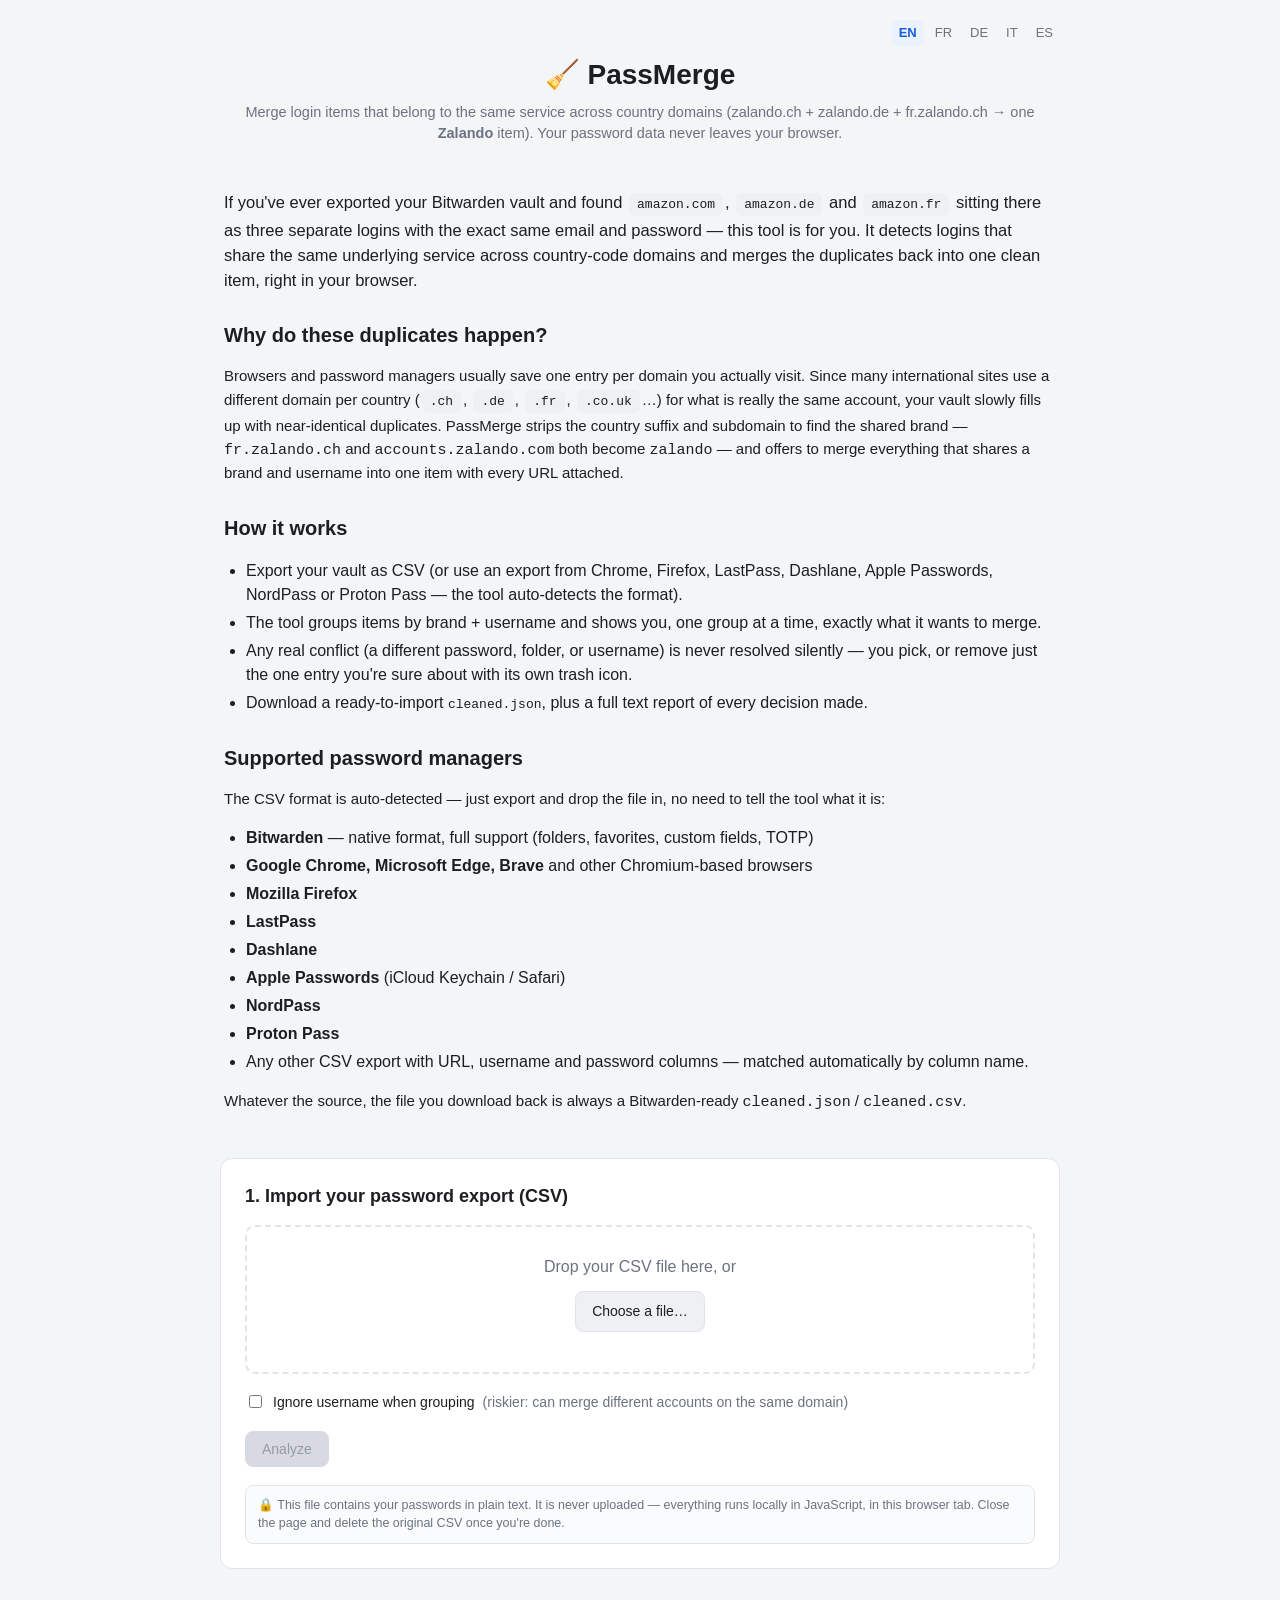
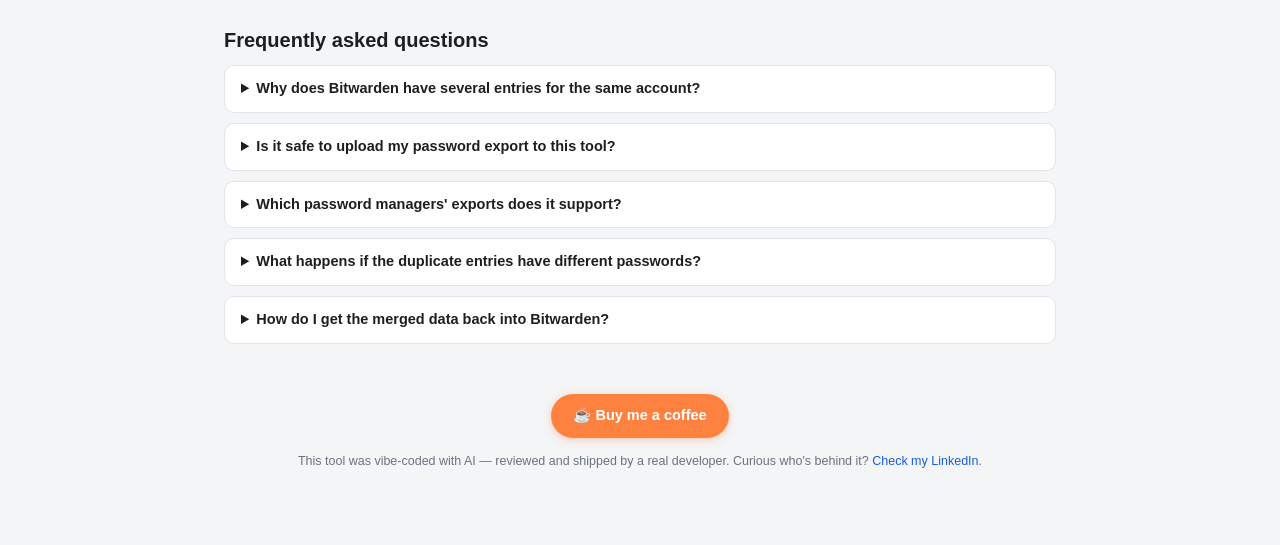
<file: index.html>
<!doctype html>
<html lang="en">
<head>
<!-- Google tag (gtag.js) -->
<script async src="https://www.googletagmanager.com/gtag/js?id=G-42LEBZWF1H"></script>
<script>
  window.dataLayer = window.dataLayer || [];
  function gtag(){dataLayer.push(arguments);}
  gtag('js', new Date());
  gtag('config', 'G-42LEBZWF1H');
</script>

<meta charset="utf-8">
<meta name="viewport" content="width=device-width, initial-scale=1">
<title>PassMerge — Merge Duplicate Bitwarden Passwords Across Domains</title>
<meta name="description" content="Free browser tool to merge duplicate Bitwarden logins spread across country domains (zalando.ch, zalando.de, zalando.fr → one Zalando entry). Nothing ever leaves your browser. Also reads Chrome, Firefox, LastPass, Dashlane, NordPass and Proton Pass exports.">
<link rel="canonical" href="https://brignolij.github.io/passmerge/">
<link rel="alternate" hreflang="en" href="https://brignolij.github.io/passmerge/">
<link rel="alternate" hreflang="fr" href="https://brignolij.github.io/passmerge/fr/">
<link rel="alternate" hreflang="de" href="https://brignolij.github.io/passmerge/de/">
<link rel="alternate" hreflang="it" href="https://brignolij.github.io/passmerge/it/">
<link rel="alternate" hreflang="es" href="https://brignolij.github.io/passmerge/es/">
<link rel="alternate" hreflang="x-default" href="https://brignolij.github.io/passmerge/">
<link rel="stylesheet" href="assets/style.css">
<script type="application/ld+json">
{
  "@context": "https://schema.org",
  "@type": "SoftwareApplication",
  "name": "PassMerge",
  "applicationCategory": "SecurityApplication",
  "operatingSystem": "Any (runs in the browser)",
  "description": "Free browser tool that merges duplicate Bitwarden password entries spread across country-code domains of the same service into one item, entirely client-side.",
  "offers": { "@type": "Offer", "price": "0", "priceCurrency": "USD" },
  "url": "https://brignolij.github.io/passmerge/"
}
</script>
<script type="application/ld+json">
{
  "@context": "https://schema.org",
  "@type": "FAQPage",
  "mainEntity": [
    {
      "@type": "Question",
      "name": "Why does Bitwarden have several entries for the same account?",
      "acceptedAnswer": { "@type": "Answer", "text": "Autofill and browser password-saving prompts often create one Bitwarden item per domain you visit — so the same account on zalando.ch, zalando.de and fr.zalando.ch ends up as three separate items instead of one, even though it's the same login and password. PassMerge detects the shared brand behind these domains and merges them back into one item with all the URLs attached." }
    },
    {
      "@type": "Question",
      "name": "Is it safe to upload my password export to this tool?",
      "acceptedAnswer": { "@type": "Answer", "text": "Your CSV file itself is never uploaded anywhere \u2014 it is read and processed entirely as JavaScript in your own browser tab, and the output files are generated locally. The site does use privacy-conscious Google Analytics to count visits and see which pages are popular; that only sees which pages you view, never your file or its contents." }
    },
    {
      "@type": "Question",
      "name": "Which password managers' exports does it support?",
      "acceptedAnswer": { "@type": "Answer", "text": "Bitwarden's own CSV export is supported natively. The tool also auto-detects and reads CSV exports from Chrome, Edge, Brave, Firefox, LastPass, Dashlane, Apple Passwords, NordPass and Proton Pass by matching common column names — the output is always a Bitwarden-ready file." }
    },
    {
      "@type": "Question",
      "name": "What happens if the duplicate entries have different passwords?",
      "acceptedAnswer": { "@type": "Answer", "text": "Nothing is ever discarded silently. If a password differs between entries being merged, you're asked which one to keep, right in the browser — the other variant is also written into the merged item's notes and flagged in the report, so you can double-check later." }
    },
    {
      "@type": "Question",
      "name": "How do I get the merged data back into Bitwarden?",
      "acceptedAnswer": { "@type": "Answer", "text": "Download cleaned.json and import it from the Bitwarden web vault: Settings → Import/export data → Import data → format .json (Bitwarden). It's recommended to test the import in an empty or test vault first." }
    }
  ]
}
</script>
</head>
<body>
<div class="wrap">
  <div class="langbar">
    <a href="/passmerge/" class="active">EN</a>
    <a href="/passmerge/fr/">FR</a>
    <a href="/passmerge/de/">DE</a>
    <a href="/passmerge/it/">IT</a>
    <a href="/passmerge/es/">ES</a>
  </div>

  <header>
    <h1>🧹 PassMerge</h1>
    <p class="sub">Merge login items that belong to the same service across country domains (zalando.ch + zalando.de + fr.zalando.ch → one <b>Zalando</b> item). Your password data never leaves your browser.</p>
  </header>

  <section class="hero">
    <p class="lead">If you've ever exported your Bitwarden vault and found <span class="example-chip">amazon.com</span>, <span class="example-chip">amazon.de</span> and <span class="example-chip">amazon.fr</span> sitting there as three separate logins with the exact same email and password — this tool is for you. It detects logins that share the same underlying service across country-code domains and merges the duplicates back into one clean item, right in your browser.</p>

    <h2>Why do these duplicates happen?</h2>
    <p>Browsers and password managers usually save one entry per domain you actually visit. Since many international sites use a different domain per country (<span class="example-chip">.ch</span>, <span class="example-chip">.de</span>, <span class="example-chip">.fr</span>, <span class="example-chip">.co.uk</span>…) for what is really the same account, your vault slowly fills up with near-identical duplicates. PassMerge strips the country suffix and subdomain to find the shared brand — <code>fr.zalando.ch</code> and <code>accounts.zalando.com</code> both become <code>zalando</code> — and offers to merge everything that shares a brand and username into one item with every URL attached.</p>

    <h2>How it works</h2>
    <ul>
      <li>Export your vault as CSV (or use an export from Chrome, Firefox, LastPass, Dashlane, Apple Passwords, NordPass or Proton Pass — the tool auto-detects the format).</li>
      <li>The tool groups items by brand + username and shows you, one group at a time, exactly what it wants to merge.</li>
      <li>Any real conflict (a different password, folder, or username) is never resolved silently — you pick, or remove just the one entry you're sure about with its own trash icon.</li>
      <li>Download a ready-to-import <code>cleaned.json</code>, plus a full text report of every decision made.</li>
    </ul>

    <h2>Supported password managers</h2>
    <p>The CSV format is auto-detected — just export and drop the file in, no need to tell the tool what it is:</p>
    <ul>
      <li><b>Bitwarden</b> — native format, full support (folders, favorites, custom fields, TOTP)</li>
      <li><b>Google Chrome, Microsoft Edge, Brave</b> and other Chromium-based browsers</li>
      <li><b>Mozilla Firefox</b></li>
      <li><b>LastPass</b></li>
      <li><b>Dashlane</b></li>
      <li><b>Apple Passwords</b> (iCloud Keychain / Safari)</li>
      <li><b>NordPass</b></li>
      <li><b>Proton Pass</b></li>
      <li>Any other CSV export with URL, username and password columns — matched automatically by column name.</li>
    </ul>
    <p>Whatever the source, the file you download back is always a Bitwarden-ready <code>cleaned.json</code> / <code>cleaned.csv</code>.</p>
  </section>

  <section id="step-upload" class="card">
    <h2>1. Import your password export (CSV)</h2>
    <div id="dropzone" class="dropzone">
      <p>Drop your CSV file here, or</p>
      <label class="btn" for="fileInput">Choose a file…</label>
      <input type="file" id="fileInput" accept=".csv,text/csv" hidden>
      <p id="fileName" class="filename"></p>
    </div>
    <div class="options">
      <label><input type="checkbox" id="optIgnoreUsername"> Ignore username when grouping <span style="color:var(--muted)">(riskier: can merge different accounts on the same domain)</span></label>
    </div>
    <button id="btnAnalyze" class="btn primary" disabled>Analyze</button>
    <p class="privacy">🔒 This file contains your passwords in plain text. It is never uploaded — everything runs locally in JavaScript, in this browser tab. Close the page and delete the original CSV once you're done.</p>
  </section>

  <section id="step-review" class="card" hidden>
    <h2>2. Review the merges, one by one</h2>
    <div id="summary"></div>
    <div id="wizard"></div>
    <div id="autoList" class="autolist"></div>
  </section>

  <section id="step-download" class="card" hidden>
    <h2>3. Download</h2>
    <p id="dlStatus"></p>
    <div class="downloads">
      <a id="dlJson" class="btn primary" download="cleaned.json">⬇️ cleaned.json <span style="opacity:.85">(import this into Bitwarden)</span></a>
      <a id="dlCsv" class="btn" download="cleaned.csv">⬇️ cleaned.csv</a>
      <a id="dlReport" class="btn" download="report.txt">⬇️ report.txt</a>
    </div>
    <p class="privacy">The file updates automatically at every step of the review above — you can download at any point, even before finishing (anything not reviewed yet just keeps its safe default). Recommended: import <code>cleaned.json</code> (Bitwarden web vault → Settings → Import/export data → format <b>.json (Bitwarden)</b>). CSV can only keep one URL per merged item; the rest are listed in its notes.</p>
    <button id="btnReset" class="btn">🔄 Start over</button>
  </section>

  <section class="hero faq">
    <h2>Frequently asked questions</h2>
    <details>
      <summary>Why does Bitwarden have several entries for the same account?</summary>
      <p>Autofill and browser password-saving prompts often create one Bitwarden item per domain you visit — so the same account on <code>zalando.ch</code>, <code>zalando.de</code> and <code>fr.zalando.ch</code> ends up as three separate items instead of one. PassMerge detects the shared brand behind these domains and merges them back into one item with all the URLs attached.</p>
    </details>
    <details>
      <summary>Is it safe to upload my password export to this tool?</summary>
      <p>Your CSV file itself is never uploaded anywhere — it's read and processed entirely as JavaScript in your own browser tab, and the output files are generated locally. The site does use privacy-conscious Google Analytics to count visits; that only sees which pages you view, never your file or its contents.</p>
    </details>
    <details>
      <summary>Which password managers' exports does it support?</summary>
      <p>Bitwarden's own CSV export natively. The tool also auto-detects and reads exports from Chrome, Edge, Brave, Firefox, LastPass, Dashlane, Apple Passwords, NordPass and Proton Pass — the output is always a Bitwarden-ready file.</p>
    </details>
    <details>
      <summary>What happens if the duplicate entries have different passwords?</summary>
      <p>Nothing is ever discarded silently. If a password differs, you're asked which one to keep — the other variant is also written into the merged item's notes and flagged in the report.</p>
    </details>
    <details>
      <summary>How do I get the merged data back into Bitwarden?</summary>
      <p>Download <code>cleaned.json</code> and import it: Bitwarden web vault → Settings → Import/export data → Import data → format <b>.json (Bitwarden)</b>. Test in an empty vault first if you're not sure.</p>
    </details>
  </section>

  <footer>
    <a class="coffee-banner" href="https://ko-fi.com/jeffreybrignoli" target="_blank" rel="noopener">☕ Buy me a coffee</a>
    <p class="attribution">This tool was vibe-coded with AI — reviewed and shipped by a real developer. Curious who's behind it? <a href="https://www.linkedin.com/in/jeffrey-brignoli/" target="_blank" rel="noopener">Check my LinkedIn</a>.</p>
  </footer>
</div>

<script src="assets/i18n.js"></script>
<script src="assets/app.js"></script>
</body>
</html>
</file>
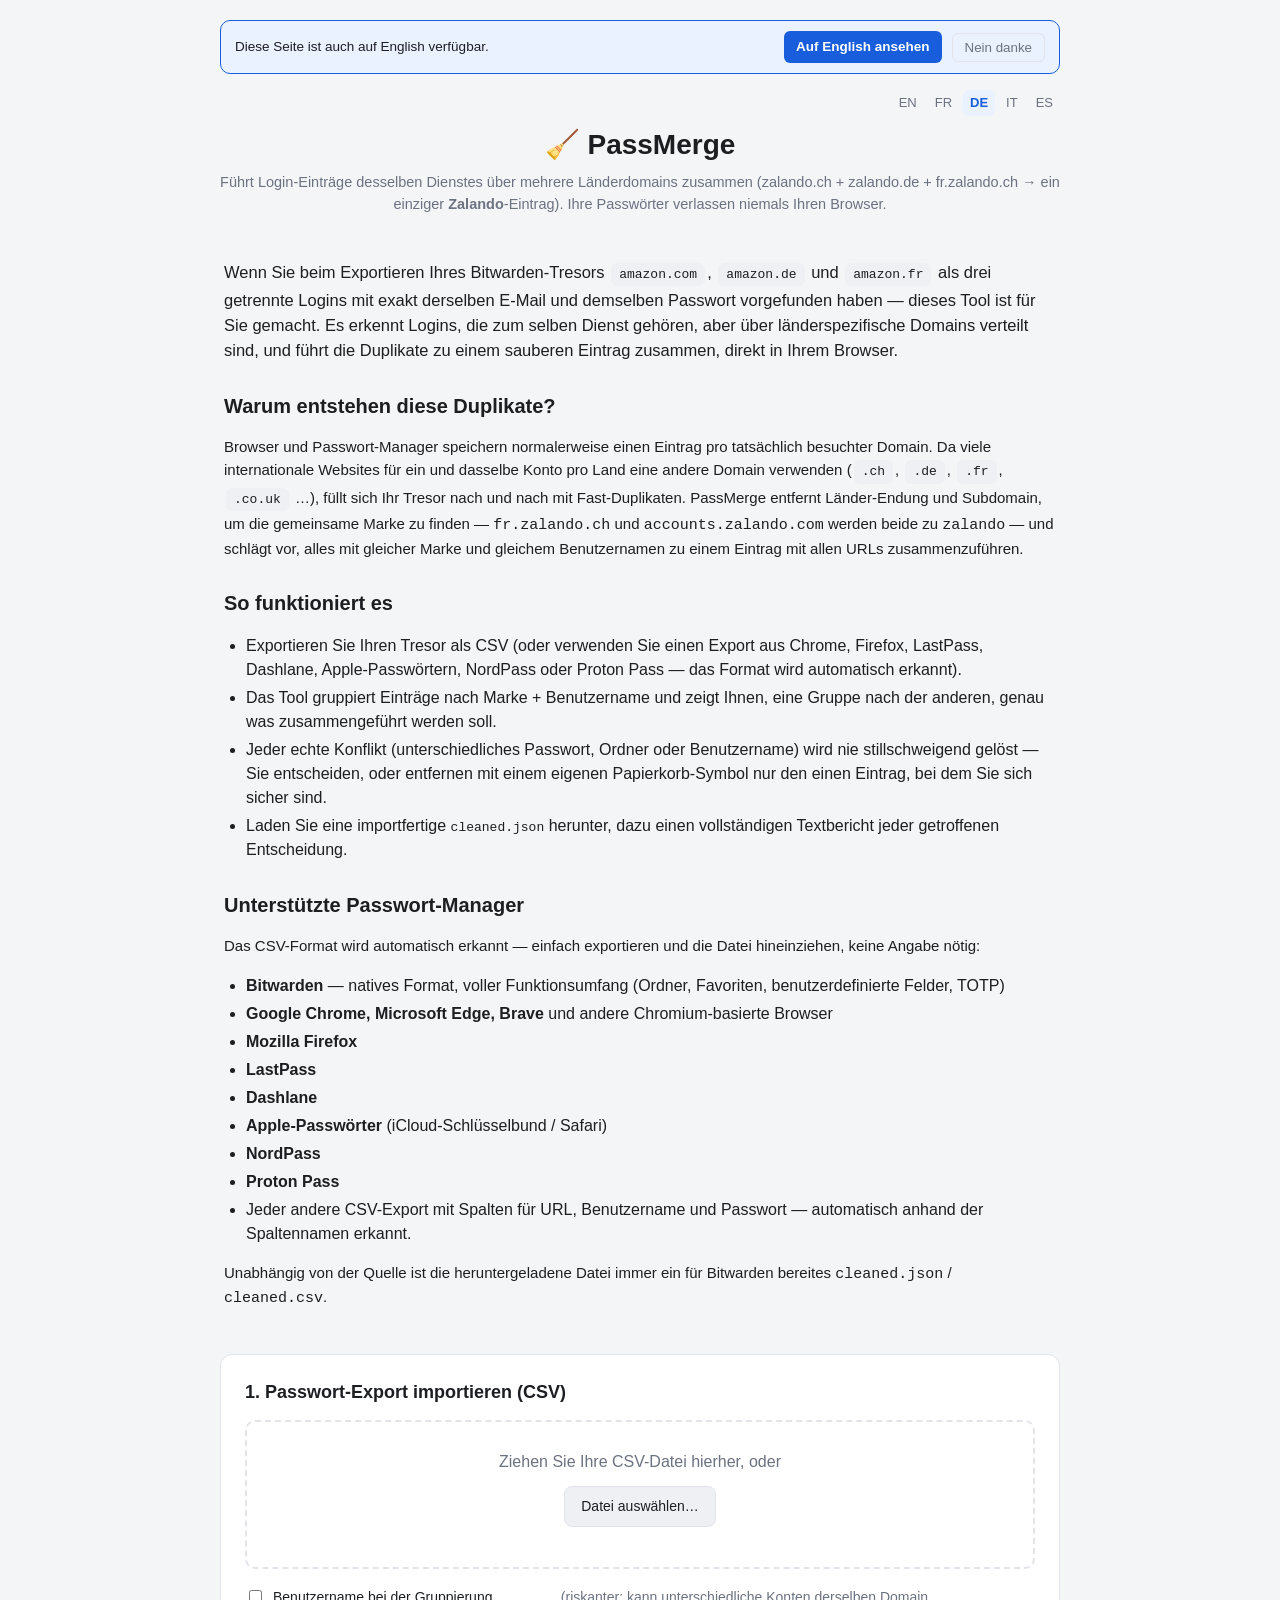
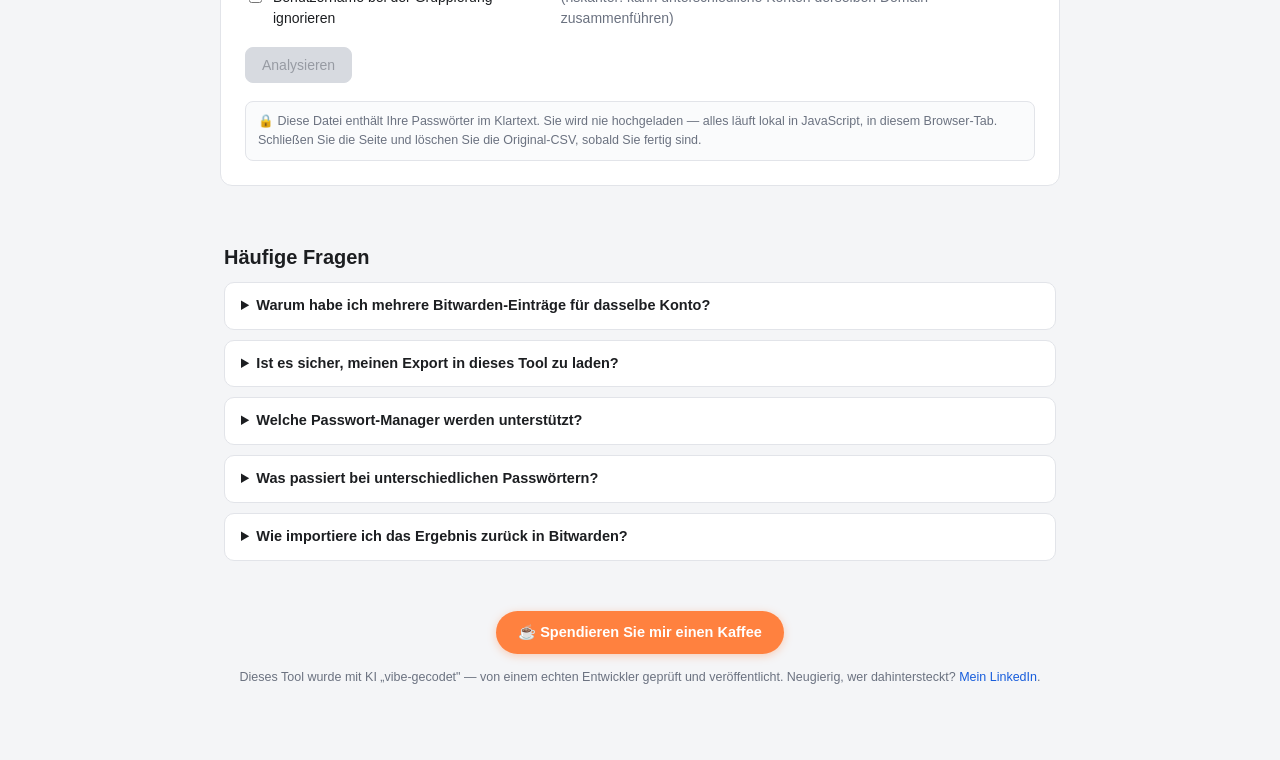
<file: de/index.html>
<!doctype html>
<html lang="de">
<head>
<!-- Google tag (gtag.js) -->
<script async src="https://www.googletagmanager.com/gtag/js?id=G-42LEBZWF1H"></script>
<script>
  window.dataLayer = window.dataLayer || [];
  function gtag(){dataLayer.push(arguments);}
  gtag('js', new Date());
  gtag('config', 'G-42LEBZWF1H');
</script>

<meta charset="utf-8">
<meta name="viewport" content="width=device-width, initial-scale=1">
<title>PassMerge — Doppelte Bitwarden-Passwörter zusammenführen</title>
<meta name="description" content="Kostenloses Browser-Tool, um doppelte Bitwarden-Logins über mehrere Länderdomains hinweg zusammenzuführen (zalando.ch, zalando.de, zalando.fr → ein einziger Zalando-Eintrag). Nichts verlässt jemals Ihren Browser. Liest auch Exporte aus Chrome, Firefox, LastPass, Dashlane, NordPass und Proton Pass.">
<link rel="canonical" href="https://brignolij.github.io/passmerge/de/">
<link rel="alternate" hreflang="en" href="https://brignolij.github.io/passmerge/">
<link rel="alternate" hreflang="fr" href="https://brignolij.github.io/passmerge/fr/">
<link rel="alternate" hreflang="de" href="https://brignolij.github.io/passmerge/de/">
<link rel="alternate" hreflang="it" href="https://brignolij.github.io/passmerge/it/">
<link rel="alternate" hreflang="es" href="https://brignolij.github.io/passmerge/es/">
<link rel="alternate" hreflang="x-default" href="https://brignolij.github.io/passmerge/">
<link rel="stylesheet" href="../assets/style.css">
<script type="application/ld+json">
{
  "@context": "https://schema.org",
  "@type": "SoftwareApplication",
  "name": "PassMerge",
  "applicationCategory": "SecurityApplication",
  "operatingSystem": "Alle (läuft im Browser)",
  "description": "Kostenloses Tool, das doppelte Bitwarden-Passworteinträge über Länder-Domains desselben Dienstes hinweg zu einem Eintrag zusammenführt — vollständig im Browser.",
  "offers": { "@type": "Offer", "price": "0", "priceCurrency": "EUR" },
  "url": "https://brignolij.github.io/passmerge/de/"
}
</script>
<script type="application/ld+json">
{
  "@context": "https://schema.org",
  "@type": "FAQPage",
  "mainEntity": [
    {
      "@type": "Question",
      "name": "Warum habe ich mehrere Bitwarden-Einträge für dasselbe Konto?",
      "acceptedAnswer": { "@type": "Answer", "text": "Das automatische Speichern von Passwörtern legt oft einen Bitwarden-Eintrag pro besuchter Domain an — dasselbe Konto auf zalando.ch, zalando.de und fr.zalando.ch landet so als drei getrennte Einträge statt als einer, obwohl es derselbe Benutzername und dasselbe Passwort ist. PassMerge erkennt die gemeinsame Marke hinter diesen Domains und führt sie zu einem Eintrag mit allen URLs zusammen." }
    },
    {
      "@type": "Question",
      "name": "Ist es sicher, meinen Passwort-Export in dieses Tool zu laden?",
      "acceptedAnswer": { "@type": "Answer", "text": "Ihre CSV-Datei selbst wird nie irgendwohin hochgeladen \u2014 sie wird vollst\u00e4ndig als JavaScript in Ihrem eigenen Browser-Tab gelesen und verarbeitet, die Ausgabedateien werden lokal erzeugt. Die Seite verwendet datenschutzfreundliches Google Analytics, um Besuche zu z\u00e4hlen; das sieht nur, welche Seiten Sie ansehen, niemals Ihre Datei oder deren Inhalt." }
    },
    {
      "@type": "Question",
      "name": "Welche Exporte anderer Passwort-Manager werden unterstützt?",
      "acceptedAnswer": { "@type": "Answer", "text": "Der native CSV-Export von Bitwarden wird unterstützt. Das Tool erkennt außerdem automatisch Exporte aus Chrome, Edge, Brave, Firefox, LastPass, Dashlane, Apple-Passwörtern, NordPass und Proton Pass — die Ausgabe ist immer bereit für den Bitwarden-Import." }
    },
    {
      "@type": "Question",
      "name": "Was passiert, wenn die doppelten Einträge unterschiedliche Passwörter haben?",
      "acceptedAnswer": { "@type": "Answer", "text": "Es wird nie stillschweigend etwas verworfen. Unterscheidet sich ein Passwort, werden Sie gefragt, welches behalten werden soll — die andere Variante wird zusätzlich in die Notizen des zusammengeführten Eintrags geschrieben und im Bericht markiert." }
    },
    {
      "@type": "Question",
      "name": "Wie importiere ich das Ergebnis zurück in Bitwarden?",
      "acceptedAnswer": { "@type": "Answer", "text": "Laden Sie cleaned.json herunter und importieren Sie es: Bitwarden-Web-Tresor → Einstellungen → Daten importieren/exportieren → Format .json (Bitwarden). Testen Sie den Import zuerst in einem leeren Tresor, wenn Sie unsicher sind." }
    }
  ]
}
</script>
</head>
<body>
<div class="wrap">
  <div class="langbar">
    <a href="/passmerge/">EN</a>
    <a href="/passmerge/fr/">FR</a>
    <a href="/passmerge/de/" class="active">DE</a>
    <a href="/passmerge/it/">IT</a>
    <a href="/passmerge/es/">ES</a>
  </div>

  <header>
    <h1>🧹 PassMerge</h1>
    <p class="sub">Führt Login-Einträge desselben Dienstes über mehrere Länderdomains zusammen (zalando.ch + zalando.de + fr.zalando.ch → ein einziger <b>Zalando</b>-Eintrag). Ihre Passwörter verlassen niemals Ihren Browser.</p>
  </header>

  <section class="hero">
    <p class="lead">Wenn Sie beim Exportieren Ihres Bitwarden-Tresors <span class="example-chip">amazon.com</span>, <span class="example-chip">amazon.de</span> und <span class="example-chip">amazon.fr</span> als drei getrennte Logins mit exakt derselben E-Mail und demselben Passwort vorgefunden haben — dieses Tool ist für Sie gemacht. Es erkennt Logins, die zum selben Dienst gehören, aber über länderspezifische Domains verteilt sind, und führt die Duplikate zu einem sauberen Eintrag zusammen, direkt in Ihrem Browser.</p>

    <h2>Warum entstehen diese Duplikate?</h2>
    <p>Browser und Passwort-Manager speichern normalerweise einen Eintrag pro tatsächlich besuchter Domain. Da viele internationale Websites für ein und dasselbe Konto pro Land eine andere Domain verwenden (<span class="example-chip">.ch</span>, <span class="example-chip">.de</span>, <span class="example-chip">.fr</span>, <span class="example-chip">.co.uk</span> …), füllt sich Ihr Tresor nach und nach mit Fast-Duplikaten. PassMerge entfernt Länder-Endung und Subdomain, um die gemeinsame Marke zu finden — <code>fr.zalando.ch</code> und <code>accounts.zalando.com</code> werden beide zu <code>zalando</code> — und schlägt vor, alles mit gleicher Marke und gleichem Benutzernamen zu einem Eintrag mit allen URLs zusammenzuführen.</p>

    <h2>So funktioniert es</h2>
    <ul>
      <li>Exportieren Sie Ihren Tresor als CSV (oder verwenden Sie einen Export aus Chrome, Firefox, LastPass, Dashlane, Apple-Passwörtern, NordPass oder Proton Pass — das Format wird automatisch erkannt).</li>
      <li>Das Tool gruppiert Einträge nach Marke + Benutzername und zeigt Ihnen, eine Gruppe nach der anderen, genau was zusammengeführt werden soll.</li>
      <li>Jeder echte Konflikt (unterschiedliches Passwort, Ordner oder Benutzername) wird nie stillschweigend gelöst — Sie entscheiden, oder entfernen mit einem eigenen Papierkorb-Symbol nur den einen Eintrag, bei dem Sie sich sicher sind.</li>
      <li>Laden Sie eine importfertige <code>cleaned.json</code> herunter, dazu einen vollständigen Textbericht jeder getroffenen Entscheidung.</li>
    </ul>

    <h2>Unterstützte Passwort-Manager</h2>
    <p>Das CSV-Format wird automatisch erkannt — einfach exportieren und die Datei hineinziehen, keine Angabe nötig:</p>
    <ul>
      <li><b>Bitwarden</b> — natives Format, voller Funktionsumfang (Ordner, Favoriten, benutzerdefinierte Felder, TOTP)</li>
      <li><b>Google Chrome, Microsoft Edge, Brave</b> und andere Chromium-basierte Browser</li>
      <li><b>Mozilla Firefox</b></li>
      <li><b>LastPass</b></li>
      <li><b>Dashlane</b></li>
      <li><b>Apple-Passwörter</b> (iCloud-Schlüsselbund / Safari)</li>
      <li><b>NordPass</b></li>
      <li><b>Proton Pass</b></li>
      <li>Jeder andere CSV-Export mit Spalten für URL, Benutzername und Passwort — automatisch anhand der Spaltennamen erkannt.</li>
    </ul>
    <p>Unabhängig von der Quelle ist die heruntergeladene Datei immer ein für Bitwarden bereites <code>cleaned.json</code> / <code>cleaned.csv</code>.</p>
  </section>

  <section id="step-upload" class="card">
    <h2>1. Passwort-Export importieren (CSV)</h2>
    <div id="dropzone" class="dropzone">
      <p>Ziehen Sie Ihre CSV-Datei hierher, oder</p>
      <label class="btn" for="fileInput">Datei auswählen…</label>
      <input type="file" id="fileInput" accept=".csv,text/csv" hidden>
      <p id="fileName" class="filename"></p>
    </div>
    <div class="options">
      <label><input type="checkbox" id="optIgnoreUsername"> Benutzername bei der Gruppierung ignorieren <span style="color:var(--muted)">(riskanter: kann unterschiedliche Konten derselben Domain zusammenführen)</span></label>
    </div>
    <button id="btnAnalyze" class="btn primary" disabled>Analysieren</button>
    <p class="privacy">🔒 Diese Datei enthält Ihre Passwörter im Klartext. Sie wird nie hochgeladen — alles läuft lokal in JavaScript, in diesem Browser-Tab. Schließen Sie die Seite und löschen Sie die Original-CSV, sobald Sie fertig sind.</p>
  </section>

  <section id="step-review" class="card" hidden>
    <h2>2. Zusammenführungen einzeln prüfen</h2>
    <div id="summary"></div>
    <div id="wizard"></div>
    <div id="autoList" class="autolist"></div>
  </section>

  <section id="step-download" class="card" hidden>
    <h2>3. Herunterladen</h2>
    <p id="dlStatus"></p>
    <div class="downloads">
      <a id="dlJson" class="btn primary" download="cleaned.json">⬇️ cleaned.json <span style="opacity:.85">(in Bitwarden importieren)</span></a>
      <a id="dlCsv" class="btn" download="cleaned.csv">⬇️ cleaned.csv</a>
      <a id="dlReport" class="btn" download="report.txt">⬇️ report.txt</a>
    </div>
    <p class="privacy">Die Datei wird bei jedem Schritt der obigen Prüfung automatisch aktualisiert — Sie können jederzeit herunterladen, auch bevor Sie fertig sind (noch nicht geprüfte Gruppen behalten ihre sichere Standardwahl). Empfohlen: <code>cleaned.json</code> importieren (Bitwarden-Web-Tresor → Einstellungen → Daten importieren/exportieren → Format <b>.json (Bitwarden)</b>). CSV kann pro zusammengeführtem Eintrag nur eine URL behalten; die übrigen stehen in den Notizen.</p>
    <button id="btnReset" class="btn">🔄 Neu starten</button>
  </section>

  <section class="hero faq">
    <h2>Häufige Fragen</h2>
    <details>
      <summary>Warum habe ich mehrere Bitwarden-Einträge für dasselbe Konto?</summary>
      <p>Automatisches Speichern legt oft einen Eintrag pro besuchter Domain an — dasselbe Konto auf <code>zalando.ch</code>, <code>zalando.de</code> und <code>fr.zalando.ch</code> landet als drei getrennte Einträge. PassMerge erkennt die gemeinsame Marke und führt sie zu einem Eintrag mit allen URLs zusammen.</p>
    </details>
    <details>
      <summary>Ist es sicher, meinen Export in dieses Tool zu laden?</summary>
      <p>Ihre CSV-Datei selbst wird nie irgendwohin hochgeladen — sie wird vollständig als JavaScript in Ihrem Tab gelesen und verarbeitet, die Dateien werden lokal erzeugt. Die Seite verwendet datenschutzfreundliches Google Analytics, um Besuche zu zählen; das sieht nur, welche Seiten Sie ansehen, niemals Ihre Datei oder deren Inhalt.</p>
    </details>
    <details>
      <summary>Welche Passwort-Manager werden unterstützt?</summary>
      <p>Der native CSV-Export von Bitwarden. Das Tool erkennt außerdem Chrome, Edge, Brave, Firefox, LastPass, Dashlane, Apple-Passwörter, NordPass und Proton Pass — die Ausgabe ist immer bereit für Bitwarden.</p>
    </details>
    <details>
      <summary>Was passiert bei unterschiedlichen Passwörtern?</summary>
      <p>Es wird nie stillschweigend etwas verworfen. Sie werden gefragt, welches behalten werden soll — die andere Variante wird zusätzlich notiert und im Bericht markiert.</p>
    </details>
    <details>
      <summary>Wie importiere ich das Ergebnis zurück in Bitwarden?</summary>
      <p>Laden Sie <code>cleaned.json</code> herunter: Bitwarden-Web-Tresor → Einstellungen → Daten importieren/exportieren → Format <b>.json (Bitwarden)</b>. Testen Sie zuerst in einem leeren Tresor, wenn Sie unsicher sind.</p>
    </details>
  </section>

  <footer>
    <a class="coffee-banner" href="https://ko-fi.com/jeffreybrignoli" target="_blank" rel="noopener">☕ Spendieren Sie mir einen Kaffee</a>
    <p class="attribution">Dieses Tool wurde mit KI „vibe-gecodet" — von einem echten Entwickler geprüft und veröffentlicht. Neugierig, wer dahintersteckt? <a href="https://www.linkedin.com/in/jeffrey-brignoli/" target="_blank" rel="noopener">Mein LinkedIn</a>.</p>
  </footer>
</div>

<script src="../assets/i18n.js"></script>
<script src="../assets/app.js"></script>
</body>
</html>
</file>
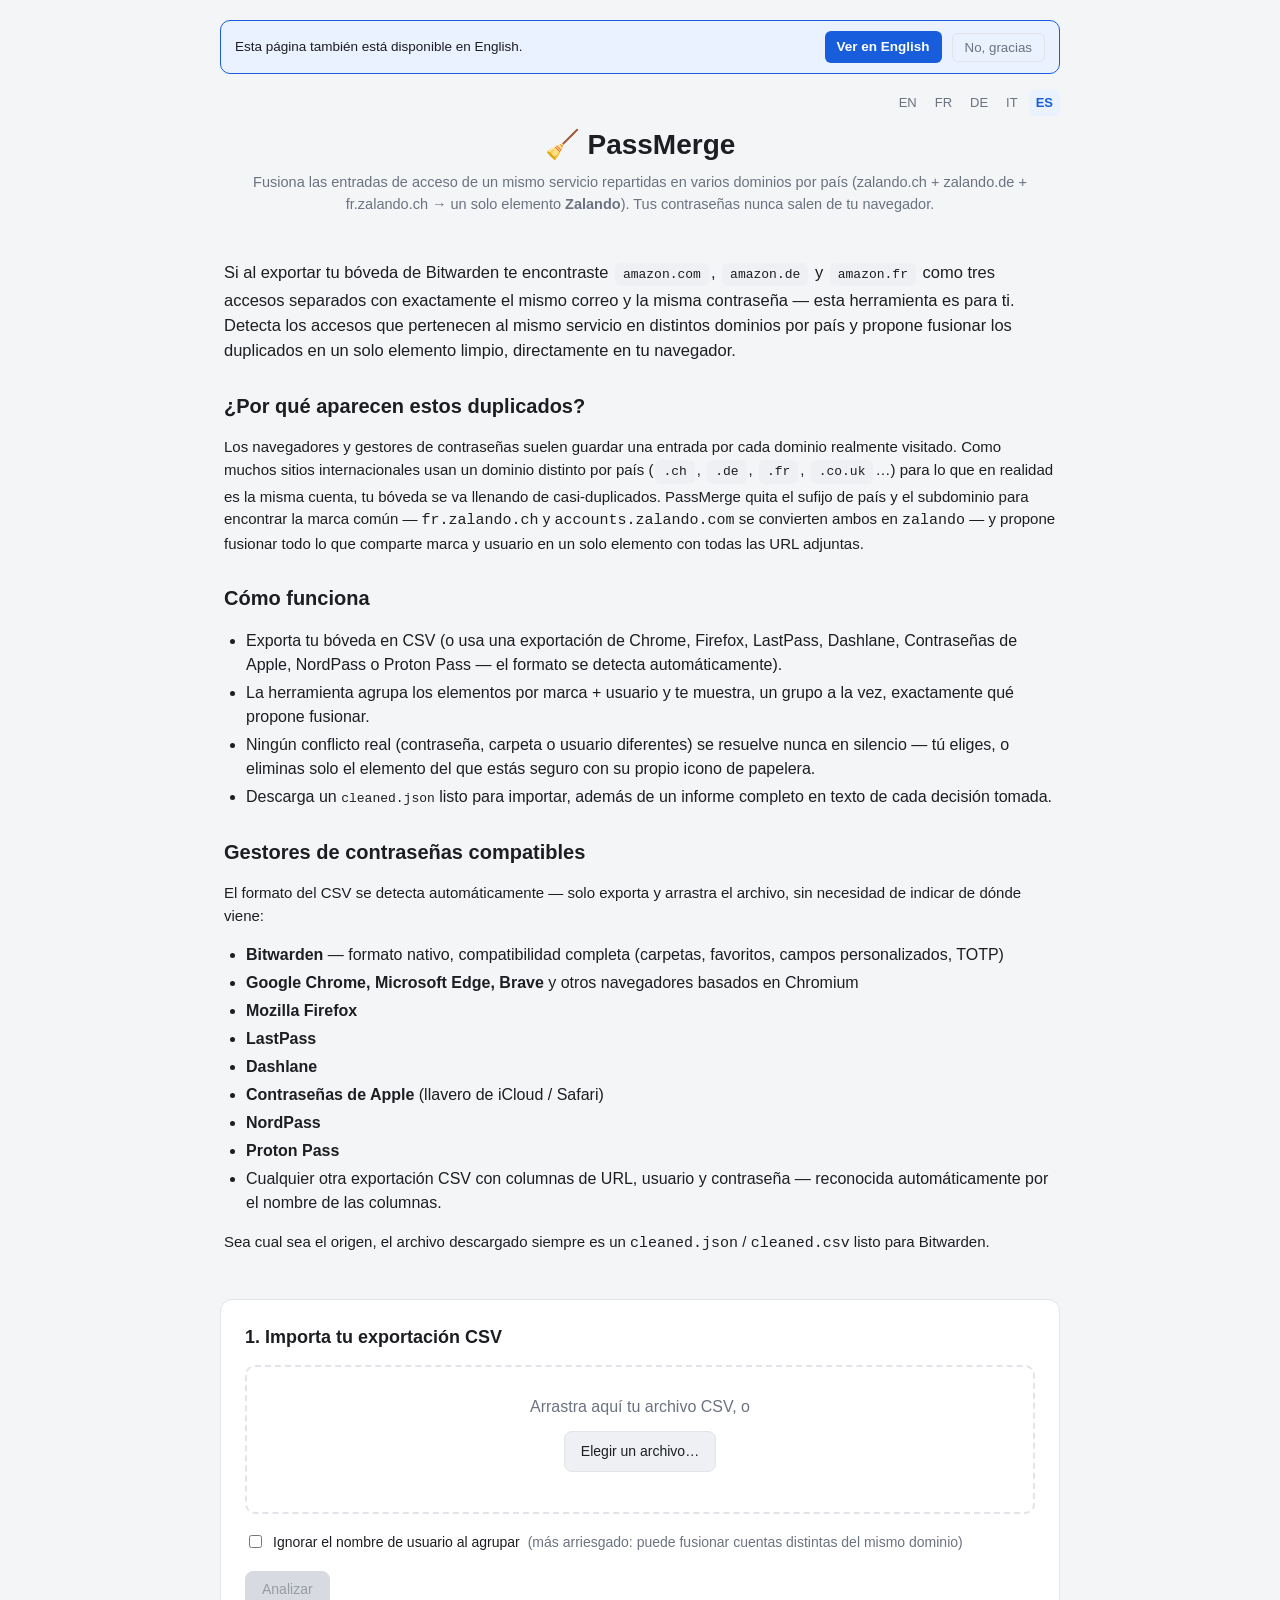
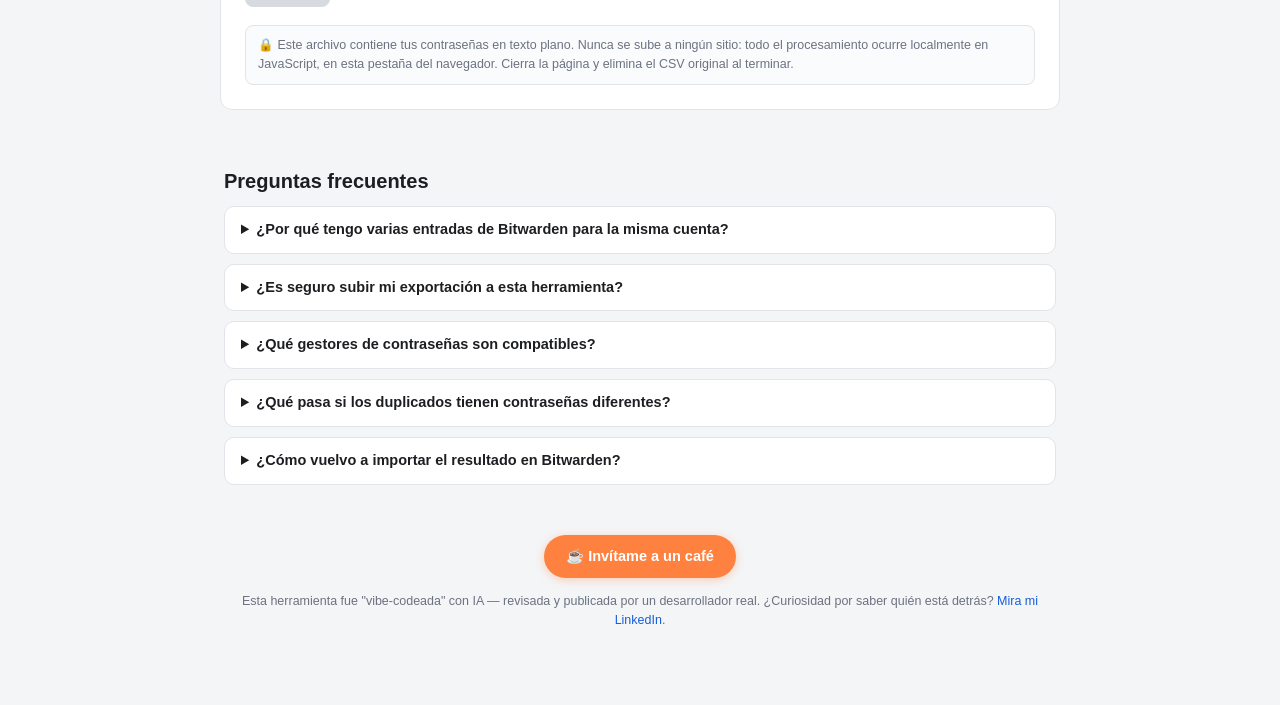
<file: es/index.html>
<!doctype html>
<html lang="es">
<head>
<!-- Google tag (gtag.js) -->
<script async src="https://www.googletagmanager.com/gtag/js?id=G-42LEBZWF1H"></script>
<script>
  window.dataLayer = window.dataLayer || [];
  function gtag(){dataLayer.push(arguments);}
  gtag('js', new Date());
  gtag('config', 'G-42LEBZWF1H');
</script>

<meta charset="utf-8">
<meta name="viewport" content="width=device-width, initial-scale=1">
<title>PassMerge — Fusionar contraseñas duplicadas de Bitwarden</title>
<meta name="description" content="Herramienta gratuita en el navegador para fusionar entradas duplicadas de Bitwarden repartidas en varios dominios por país (zalando.ch, zalando.de, zalando.fr → un solo elemento Zalando). Nada sale nunca de tu navegador. También lee exportaciones de Chrome, Firefox, LastPass, Dashlane, NordPass y Proton Pass.">
<link rel="canonical" href="https://brignolij.github.io/passmerge/es/">
<link rel="alternate" hreflang="en" href="https://brignolij.github.io/passmerge/">
<link rel="alternate" hreflang="fr" href="https://brignolij.github.io/passmerge/fr/">
<link rel="alternate" hreflang="de" href="https://brignolij.github.io/passmerge/de/">
<link rel="alternate" hreflang="it" href="https://brignolij.github.io/passmerge/it/">
<link rel="alternate" hreflang="es" href="https://brignolij.github.io/passmerge/es/">
<link rel="alternate" hreflang="x-default" href="https://brignolij.github.io/passmerge/">
<link rel="stylesheet" href="../assets/style.css">
<script type="application/ld+json">
{
  "@context": "https://schema.org",
  "@type": "SoftwareApplication",
  "name": "PassMerge",
  "applicationCategory": "SecurityApplication",
  "operatingSystem": "Cualquiera (funciona en el navegador)",
  "description": "Herramienta gratuita que fusiona entradas de contraseñas de Bitwarden duplicadas en los dominios por país de un mismo servicio en un solo elemento, totalmente del lado del navegador.",
  "offers": { "@type": "Offer", "price": "0", "priceCurrency": "EUR" },
  "url": "https://brignolij.github.io/passmerge/es/"
}
</script>
<script type="application/ld+json">
{
  "@context": "https://schema.org",
  "@type": "FAQPage",
  "mainEntity": [
    {
      "@type": "Question",
      "name": "¿Por qué tengo varias entradas de Bitwarden para la misma cuenta?",
      "acceptedAnswer": { "@type": "Answer", "text": "El guardado automático de contraseñas suele crear una entrada de Bitwarden por cada dominio que visitas — la misma cuenta en zalando.ch, zalando.de y fr.zalando.ch termina como tres entradas separadas en lugar de una, aunque sea el mismo usuario y la misma contraseña. PassMerge detecta la marca común detrás de estos dominios y las fusiona en un solo elemento con todas las URL adjuntas." }
    },
    {
      "@type": "Question",
      "name": "¿Es seguro subir mi exportación de contraseñas a esta herramienta?",
      "acceptedAnswer": { "@type": "Answer", "text": "Tu archivo CSV en s\u00ed nunca se sube a ning\u00fan sitio \u2014 se lee y procesa por completo como JavaScript en tu propia pesta\u00f1a del navegador, y los archivos finales se generan localmente. El sitio usa Google Analytics de forma respetuosa con la privacidad para contar visitas; eso solo ve qu\u00e9 p\u00e1ginas visitas, nunca tu archivo ni su contenido." }
    },
    {
      "@type": "Question",
      "name": "¿Qué exportaciones de otros gestores de contraseñas son compatibles?",
      "acceptedAnswer": { "@type": "Answer", "text": "La exportación CSV nativa de Bitwarden es compatible. La herramienta también detecta y lee automáticamente exportaciones de Chrome, Edge, Brave, Firefox, LastPass, Dashlane, Contraseñas de Apple, NordPass y Proton Pass — la salida siempre queda lista para importar en Bitwarden." }
    },
    {
      "@type": "Question",
      "name": "¿Qué pasa si las entradas duplicadas tienen contraseñas diferentes?",
      "acceptedAnswer": { "@type": "Answer", "text": "Nunca se descarta nada en silencio. Si una contraseña difiere entre los elementos a fusionar, se te pregunta cuál conservar — la otra variante también se escribe en las notas del elemento fusionado y se marca en el informe." }
    },
    {
      "@type": "Question",
      "name": "¿Cómo vuelvo a importar el resultado en Bitwarden?",
      "acceptedAnswer": { "@type": "Answer", "text": "Descarga cleaned.json e impórtalo: Bóveda web de Bitwarden → Ajustes → Importar/exportar datos → formato .json (Bitwarden). Prueba primero en una bóveda vacía si no estás seguro." }
    }
  ]
}
</script>
</head>
<body>
<div class="wrap">
  <div class="langbar">
    <a href="/passmerge/">EN</a>
    <a href="/passmerge/fr/">FR</a>
    <a href="/passmerge/de/">DE</a>
    <a href="/passmerge/it/">IT</a>
    <a href="/passmerge/es/" class="active">ES</a>
  </div>

  <header>
    <h1>🧹 PassMerge</h1>
    <p class="sub">Fusiona las entradas de acceso de un mismo servicio repartidas en varios dominios por país (zalando.ch + zalando.de + fr.zalando.ch → un solo elemento <b>Zalando</b>). Tus contraseñas nunca salen de tu navegador.</p>
  </header>

  <section class="hero">
    <p class="lead">Si al exportar tu bóveda de Bitwarden te encontraste <span class="example-chip">amazon.com</span>, <span class="example-chip">amazon.de</span> y <span class="example-chip">amazon.fr</span> como tres accesos separados con exactamente el mismo correo y la misma contraseña — esta herramienta es para ti. Detecta los accesos que pertenecen al mismo servicio en distintos dominios por país y propone fusionar los duplicados en un solo elemento limpio, directamente en tu navegador.</p>

    <h2>¿Por qué aparecen estos duplicados?</h2>
    <p>Los navegadores y gestores de contraseñas suelen guardar una entrada por cada dominio realmente visitado. Como muchos sitios internacionales usan un dominio distinto por país (<span class="example-chip">.ch</span>, <span class="example-chip">.de</span>, <span class="example-chip">.fr</span>, <span class="example-chip">.co.uk</span>…) para lo que en realidad es la misma cuenta, tu bóveda se va llenando de casi-duplicados. PassMerge quita el sufijo de país y el subdominio para encontrar la marca común — <code>fr.zalando.ch</code> y <code>accounts.zalando.com</code> se convierten ambos en <code>zalando</code> — y propone fusionar todo lo que comparte marca y usuario en un solo elemento con todas las URL adjuntas.</p>

    <h2>Cómo funciona</h2>
    <ul>
      <li>Exporta tu bóveda en CSV (o usa una exportación de Chrome, Firefox, LastPass, Dashlane, Contraseñas de Apple, NordPass o Proton Pass — el formato se detecta automáticamente).</li>
      <li>La herramienta agrupa los elementos por marca + usuario y te muestra, un grupo a la vez, exactamente qué propone fusionar.</li>
      <li>Ningún conflicto real (contraseña, carpeta o usuario diferentes) se resuelve nunca en silencio — tú eliges, o eliminas solo el elemento del que estás seguro con su propio icono de papelera.</li>
      <li>Descarga un <code>cleaned.json</code> listo para importar, además de un informe completo en texto de cada decisión tomada.</li>
    </ul>

    <h2>Gestores de contraseñas compatibles</h2>
    <p>El formato del CSV se detecta automáticamente — solo exporta y arrastra el archivo, sin necesidad de indicar de dónde viene:</p>
    <ul>
      <li><b>Bitwarden</b> — formato nativo, compatibilidad completa (carpetas, favoritos, campos personalizados, TOTP)</li>
      <li><b>Google Chrome, Microsoft Edge, Brave</b> y otros navegadores basados en Chromium</li>
      <li><b>Mozilla Firefox</b></li>
      <li><b>LastPass</b></li>
      <li><b>Dashlane</b></li>
      <li><b>Contraseñas de Apple</b> (llavero de iCloud / Safari)</li>
      <li><b>NordPass</b></li>
      <li><b>Proton Pass</b></li>
      <li>Cualquier otra exportación CSV con columnas de URL, usuario y contraseña — reconocida automáticamente por el nombre de las columnas.</li>
    </ul>
    <p>Sea cual sea el origen, el archivo descargado siempre es un <code>cleaned.json</code> / <code>cleaned.csv</code> listo para Bitwarden.</p>
  </section>

  <section id="step-upload" class="card">
    <h2>1. Importa tu exportación CSV</h2>
    <div id="dropzone" class="dropzone">
      <p>Arrastra aquí tu archivo CSV, o</p>
      <label class="btn" for="fileInput">Elegir un archivo…</label>
      <input type="file" id="fileInput" accept=".csv,text/csv" hidden>
      <p id="fileName" class="filename"></p>
    </div>
    <div class="options">
      <label><input type="checkbox" id="optIgnoreUsername"> Ignorar el nombre de usuario al agrupar <span style="color:var(--muted)">(más arriesgado: puede fusionar cuentas distintas del mismo dominio)</span></label>
    </div>
    <button id="btnAnalyze" class="btn primary" disabled>Analizar</button>
    <p class="privacy">🔒 Este archivo contiene tus contraseñas en texto plano. Nunca se sube a ningún sitio: todo el procesamiento ocurre localmente en JavaScript, en esta pestaña del navegador. Cierra la página y elimina el CSV original al terminar.</p>
  </section>

  <section id="step-review" class="card" hidden>
    <h2>2. Revisar las fusiones, una por una</h2>
    <div id="summary"></div>
    <div id="wizard"></div>
    <div id="autoList" class="autolist"></div>
  </section>

  <section id="step-download" class="card" hidden>
    <h2>3. Descargar</h2>
    <p id="dlStatus"></p>
    <div class="downloads">
      <a id="dlJson" class="btn primary" download="cleaned.json">⬇️ cleaned.json <span style="opacity:.85">(para importar en Bitwarden)</span></a>
      <a id="dlCsv" class="btn" download="cleaned.csv">⬇️ cleaned.csv</a>
      <a id="dlReport" class="btn" download="report.txt">⬇️ report.txt</a>
    </div>
    <p class="privacy">El archivo se actualiza automáticamente en cada paso de la revisión anterior — puedes descargarlo en cualquier momento, incluso antes de terminar (lo que aún no se ha revisado mantiene su elección predeterminada segura). Recomendado: importa <code>cleaned.json</code> (Bóveda web de Bitwarden → Ajustes → Importar/exportar datos → formato <b>.json (Bitwarden)</b>). El CSV solo puede conservar una URL por elemento fusionado; las demás se listan en sus notas.</p>
    <button id="btnReset" class="btn">🔄 Empezar de nuevo</button>
  </section>

  <section class="hero faq">
    <h2>Preguntas frecuentes</h2>
    <details>
      <summary>¿Por qué tengo varias entradas de Bitwarden para la misma cuenta?</summary>
      <p>El guardado automático suele crear una entrada por dominio visitado — la misma cuenta en <code>zalando.ch</code>, <code>zalando.de</code> y <code>fr.zalando.ch</code> termina en tres entradas separadas. PassMerge detecta la marca común y las fusiona en un solo elemento con todas las URL adjuntas.</p>
    </details>
    <details>
      <summary>¿Es seguro subir mi exportación a esta herramienta?</summary>
      <p>Tu archivo CSV en sí nunca se sube a ningún sitio — se lee y procesa por completo como JavaScript en tu pestaña, y los archivos se generan localmente. El sitio usa Google Analytics de forma respetuosa con la privacidad para contar visitas; eso solo ve qué páginas visitas, nunca tu archivo ni su contenido.</p>
    </details>
    <details>
      <summary>¿Qué gestores de contraseñas son compatibles?</summary>
      <p>La exportación CSV nativa de Bitwarden. La herramienta también detecta Chrome, Edge, Brave, Firefox, LastPass, Dashlane, Contraseñas de Apple, NordPass y Proton Pass — la salida siempre queda lista para Bitwarden.</p>
    </details>
    <details>
      <summary>¿Qué pasa si los duplicados tienen contraseñas diferentes?</summary>
      <p>Nunca se descarta nada en silencio. Se te pregunta cuál conservar — la otra variante también queda anotada y marcada en el informe.</p>
    </details>
    <details>
      <summary>¿Cómo vuelvo a importar el resultado en Bitwarden?</summary>
      <p>Descarga <code>cleaned.json</code>: Bóveda web de Bitwarden → Ajustes → Importar/exportar datos → formato <b>.json (Bitwarden)</b>. Prueba primero en una bóveda vacía si no estás seguro.</p>
    </details>
  </section>

  <footer>
    <a class="coffee-banner" href="https://ko-fi.com/jeffreybrignoli" target="_blank" rel="noopener">☕ Invítame a un café</a>
    <p class="attribution">Esta herramienta fue "vibe-codeada" con IA — revisada y publicada por un desarrollador real. ¿Curiosidad por saber quién está detrás? <a href="https://www.linkedin.com/in/jeffrey-brignoli/" target="_blank" rel="noopener">Mira mi LinkedIn</a>.</p>
  </footer>
</div>

<script src="../assets/i18n.js"></script>
<script src="../assets/app.js"></script>
</body>
</html>
</file>
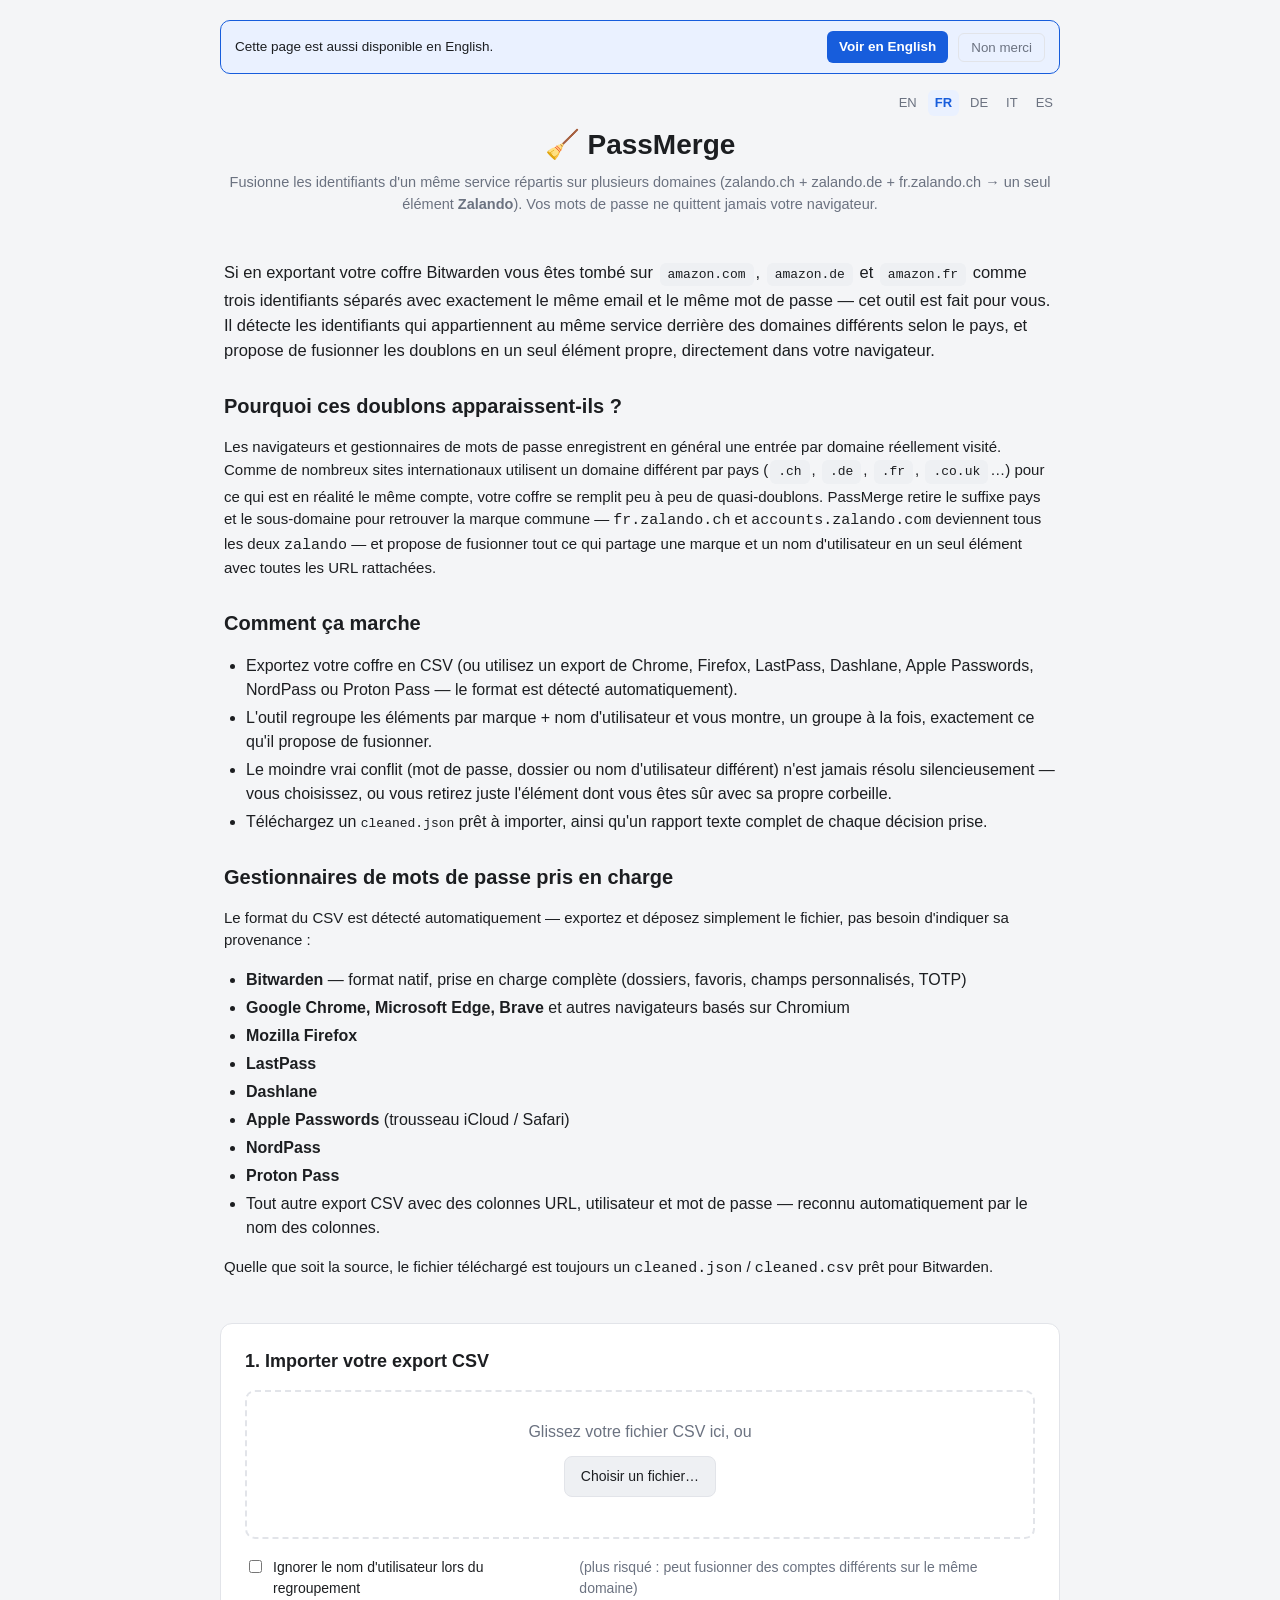
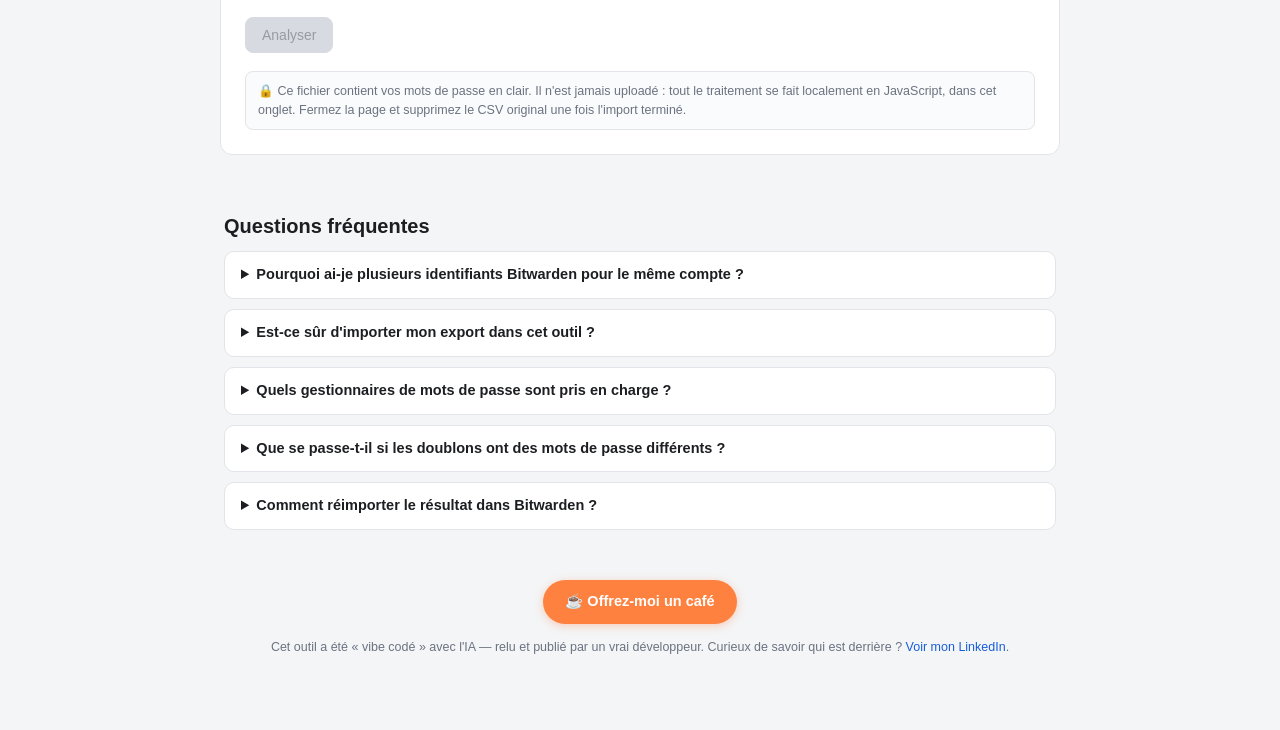
<file: fr/index.html>
<!doctype html>
<html lang="fr">
<head>
<!-- Google tag (gtag.js) -->
<script async src="https://www.googletagmanager.com/gtag/js?id=G-42LEBZWF1H"></script>
<script>
  window.dataLayer = window.dataLayer || [];
  function gtag(){dataLayer.push(arguments);}
  gtag('js', new Date());
  gtag('config', 'G-42LEBZWF1H');
</script>

<meta charset="utf-8">
<meta name="viewport" content="width=device-width, initial-scale=1">
<title>PassMerge — Fusionner les mots de passe Bitwarden en double</title>
<meta name="description" content="Outil gratuit dans le navigateur pour fusionner les identifiants Bitwarden en double répartis sur plusieurs domaines (zalando.ch, zalando.de, zalando.fr → un seul élément Zalando). Rien ne sort jamais de votre navigateur. Lit aussi les exports Chrome, Firefox, LastPass, Dashlane, NordPass et Proton Pass.">
<link rel="canonical" href="https://brignolij.github.io/passmerge/fr/">
<link rel="alternate" hreflang="en" href="https://brignolij.github.io/passmerge/">
<link rel="alternate" hreflang="fr" href="https://brignolij.github.io/passmerge/fr/">
<link rel="alternate" hreflang="de" href="https://brignolij.github.io/passmerge/de/">
<link rel="alternate" hreflang="it" href="https://brignolij.github.io/passmerge/it/">
<link rel="alternate" hreflang="es" href="https://brignolij.github.io/passmerge/es/">
<link rel="alternate" hreflang="x-default" href="https://brignolij.github.io/passmerge/">
<link rel="stylesheet" href="../assets/style.css">
<script type="application/ld+json">
{
  "@context": "https://schema.org",
  "@type": "SoftwareApplication",
  "name": "PassMerge",
  "applicationCategory": "SecurityApplication",
  "operatingSystem": "Tous (fonctionne dans le navigateur)",
  "description": "Outil gratuit qui fusionne les identifiants Bitwarden en double répartis sur les domaines par pays d'un même service en un seul élément, entièrement côté navigateur.",
  "offers": { "@type": "Offer", "price": "0", "priceCurrency": "EUR" },
  "url": "https://brignolij.github.io/passmerge/fr/"
}
</script>
<script type="application/ld+json">
{
  "@context": "https://schema.org",
  "@type": "FAQPage",
  "mainEntity": [
    {
      "@type": "Question",
      "name": "Pourquoi ai-je plusieurs identifiants Bitwarden pour le même compte ?",
      "acceptedAnswer": { "@type": "Answer", "text": "L'enregistrement automatique des mots de passe crée souvent un élément Bitwarden par domaine visité — le même compte sur zalando.ch, zalando.de et fr.zalando.ch finit donc en trois éléments séparés au lieu d'un seul, alors que c'est le même identifiant et le même mot de passe. PassMerge détecte la marque commune derrière ces domaines et les fusionne en un seul élément avec toutes les URL rattachées." }
    },
    {
      "@type": "Question",
      "name": "Est-ce sûr d'importer mon export de mots de passe dans cet outil ?",
      "acceptedAnswer": { "@type": "Answer", "text": "Votre fichier CSV lui-m\u00eame n'est jamais envoy\u00e9 nulle part \u2014 il est lu et trait\u00e9 enti\u00e8rement en JavaScript dans votre propre onglet de navigateur, et les fichiers de sortie sont g\u00e9n\u00e9r\u00e9s localement. Le site utilise Google Analytics de mani\u00e8re respectueuse de la vie priv\u00e9e pour compter les visites ; cela ne voit que les pages consult\u00e9es, jamais votre fichier ni son contenu." }
    },
    {
      "@type": "Question",
      "name": "Quels exports de gestionnaires de mots de passe sont pris en charge ?",
      "acceptedAnswer": { "@type": "Answer", "text": "L'export CSV natif de Bitwarden est pris en charge. L'outil détecte aussi automatiquement les exports de Chrome, Edge, Brave, Firefox, LastPass, Dashlane, Apple Passwords, NordPass et Proton Pass — le fichier de sortie est toujours prêt à être importé dans Bitwarden." }
    },
    {
      "@type": "Question",
      "name": "Que se passe-t-il si les doublons ont des mots de passe différents ?",
      "acceptedAnswer": { "@type": "Answer", "text": "Rien n'est jamais écarté silencieusement. Si un mot de passe diffère entre les éléments à fusionner, on vous demande lequel garder — l'autre variante est aussi écrite dans les notes de l'élément fusionné et signalée dans le rapport." }
    },
    {
      "@type": "Question",
      "name": "Comment réimporter le résultat dans Bitwarden ?",
      "acceptedAnswer": { "@type": "Answer", "text": "Téléchargez cleaned.json et importez-le : Coffre-fort web Bitwarden → Réglages → Importer/exporter des données → format .json (Bitwarden). Testez d'abord dans un coffre vide si vous n'êtes pas sûr." }
    }
  ]
}
</script>
</head>
<body>
<div class="wrap">
  <div class="langbar">
    <a href="/passmerge/">EN</a>
    <a href="/passmerge/fr/" class="active">FR</a>
    <a href="/passmerge/de/">DE</a>
    <a href="/passmerge/it/">IT</a>
    <a href="/passmerge/es/">ES</a>
  </div>

  <header>
    <h1>🧹 PassMerge</h1>
    <p class="sub">Fusionne les identifiants d'un même service répartis sur plusieurs domaines (zalando.ch + zalando.de + fr.zalando.ch → un seul élément <b>Zalando</b>). Vos mots de passe ne quittent jamais votre navigateur.</p>
  </header>

  <section class="hero">
    <p class="lead">Si en exportant votre coffre Bitwarden vous êtes tombé sur <span class="example-chip">amazon.com</span>, <span class="example-chip">amazon.de</span> et <span class="example-chip">amazon.fr</span> comme trois identifiants séparés avec exactement le même email et le même mot de passe — cet outil est fait pour vous. Il détecte les identifiants qui appartiennent au même service derrière des domaines différents selon le pays, et propose de fusionner les doublons en un seul élément propre, directement dans votre navigateur.</p>

    <h2>Pourquoi ces doublons apparaissent-ils ?</h2>
    <p>Les navigateurs et gestionnaires de mots de passe enregistrent en général une entrée par domaine réellement visité. Comme de nombreux sites internationaux utilisent un domaine différent par pays (<span class="example-chip">.ch</span>, <span class="example-chip">.de</span>, <span class="example-chip">.fr</span>, <span class="example-chip">.co.uk</span>…) pour ce qui est en réalité le même compte, votre coffre se remplit peu à peu de quasi-doublons. PassMerge retire le suffixe pays et le sous-domaine pour retrouver la marque commune — <code>fr.zalando.ch</code> et <code>accounts.zalando.com</code> deviennent tous les deux <code>zalando</code> — et propose de fusionner tout ce qui partage une marque et un nom d'utilisateur en un seul élément avec toutes les URL rattachées.</p>

    <h2>Comment ça marche</h2>
    <ul>
      <li>Exportez votre coffre en CSV (ou utilisez un export de Chrome, Firefox, LastPass, Dashlane, Apple Passwords, NordPass ou Proton Pass — le format est détecté automatiquement).</li>
      <li>L'outil regroupe les éléments par marque + nom d'utilisateur et vous montre, un groupe à la fois, exactement ce qu'il propose de fusionner.</li>
      <li>Le moindre vrai conflit (mot de passe, dossier ou nom d'utilisateur différent) n'est jamais résolu silencieusement — vous choisissez, ou vous retirez juste l'élément dont vous êtes sûr avec sa propre corbeille.</li>
      <li>Téléchargez un <code>cleaned.json</code> prêt à importer, ainsi qu'un rapport texte complet de chaque décision prise.</li>
    </ul>

    <h2>Gestionnaires de mots de passe pris en charge</h2>
    <p>Le format du CSV est détecté automatiquement — exportez et déposez simplement le fichier, pas besoin d'indiquer sa provenance :</p>
    <ul>
      <li><b>Bitwarden</b> — format natif, prise en charge complète (dossiers, favoris, champs personnalisés, TOTP)</li>
      <li><b>Google Chrome, Microsoft Edge, Brave</b> et autres navigateurs basés sur Chromium</li>
      <li><b>Mozilla Firefox</b></li>
      <li><b>LastPass</b></li>
      <li><b>Dashlane</b></li>
      <li><b>Apple Passwords</b> (trousseau iCloud / Safari)</li>
      <li><b>NordPass</b></li>
      <li><b>Proton Pass</b></li>
      <li>Tout autre export CSV avec des colonnes URL, utilisateur et mot de passe — reconnu automatiquement par le nom des colonnes.</li>
    </ul>
    <p>Quelle que soit la source, le fichier téléchargé est toujours un <code>cleaned.json</code> / <code>cleaned.csv</code> prêt pour Bitwarden.</p>
  </section>

  <section id="step-upload" class="card">
    <h2>1. Importer votre export CSV</h2>
    <div id="dropzone" class="dropzone">
      <p>Glissez votre fichier CSV ici, ou</p>
      <label class="btn" for="fileInput">Choisir un fichier…</label>
      <input type="file" id="fileInput" accept=".csv,text/csv" hidden>
      <p id="fileName" class="filename"></p>
    </div>
    <div class="options">
      <label><input type="checkbox" id="optIgnoreUsername"> Ignorer le nom d'utilisateur lors du regroupement <span style="color:var(--muted)">(plus risqué : peut fusionner des comptes différents sur le même domaine)</span></label>
    </div>
    <button id="btnAnalyze" class="btn primary" disabled>Analyser</button>
    <p class="privacy">🔒 Ce fichier contient vos mots de passe en clair. Il n'est jamais uploadé : tout le traitement se fait localement en JavaScript, dans cet onglet. Fermez la page et supprimez le CSV original une fois l'import terminé.</p>
  </section>

  <section id="step-review" class="card" hidden>
    <h2>2. Vérifier les fusions, une par une</h2>
    <div id="summary"></div>
    <div id="wizard"></div>
    <div id="autoList" class="autolist"></div>
  </section>

  <section id="step-download" class="card" hidden>
    <h2>3. Télécharger</h2>
    <p id="dlStatus"></p>
    <div class="downloads">
      <a id="dlJson" class="btn primary" download="cleaned.json">⬇️ cleaned.json <span style="opacity:.85">(à importer dans Bitwarden)</span></a>
      <a id="dlCsv" class="btn" download="cleaned.csv">⬇️ cleaned.csv</a>
      <a id="dlReport" class="btn" download="report.txt">⬇️ report.txt</a>
    </div>
    <p class="privacy">Le fichier se met à jour automatiquement à chaque étape de la vérification ci-dessus — vous pouvez télécharger à tout moment, même sans avoir terminé (ce qui n'a pas encore été revu garde son choix par défaut). Recommandé : importez <code>cleaned.json</code> (Coffre-fort web Bitwarden → Réglages → Importer/exporter des données → format <b>.json (Bitwarden)</b>). Le CSV ne peut garder qu'une seule URL par élément fusionné ; les autres sont listées dans ses notes.</p>
    <button id="btnReset" class="btn">🔄 Recommencer</button>
  </section>

  <section class="hero faq">
    <h2>Questions fréquentes</h2>
    <details>
      <summary>Pourquoi ai-je plusieurs identifiants Bitwarden pour le même compte ?</summary>
      <p>L'enregistrement automatique crée souvent un élément par domaine visité — le même compte sur <code>zalando.ch</code>, <code>zalando.de</code> et <code>fr.zalando.ch</code> finit en trois éléments séparés. PassMerge détecte la marque commune et les fusionne en un seul élément avec toutes les URL rattachées.</p>
    </details>
    <details>
      <summary>Est-ce sûr d'importer mon export dans cet outil ?</summary>
      <p>Votre fichier CSV lui-même n'est jamais envoyé nulle part — il est lu et traité entièrement en JavaScript dans votre onglet, et les fichiers de sortie sont générés localement. Le site utilise Google Analytics de manière respectueuse de la vie privée pour compter les visites ; cela ne voit que les pages consultées, jamais votre fichier ni son contenu.</p>
    </details>
    <details>
      <summary>Quels gestionnaires de mots de passe sont pris en charge ?</summary>
      <p>L'export CSV natif de Bitwarden. L'outil détecte aussi automatiquement Chrome, Edge, Brave, Firefox, LastPass, Dashlane, Apple Passwords, NordPass et Proton Pass — la sortie est toujours prête pour Bitwarden.</p>
    </details>
    <details>
      <summary>Que se passe-t-il si les doublons ont des mots de passe différents ?</summary>
      <p>Rien n'est jamais écarté silencieusement. On vous demande lequel garder — l'autre variante est aussi notée dans l'élément fusionné et signalée dans le rapport.</p>
    </details>
    <details>
      <summary>Comment réimporter le résultat dans Bitwarden ?</summary>
      <p>Téléchargez <code>cleaned.json</code> : Coffre-fort web Bitwarden → Réglages → Importer/exporter des données → format <b>.json (Bitwarden)</b>. Testez d'abord dans un coffre vide si vous n'êtes pas sûr.</p>
    </details>
  </section>

  <footer>
    <a class="coffee-banner" href="https://ko-fi.com/jeffreybrignoli" target="_blank" rel="noopener">☕ Offrez-moi un café</a>
    <p class="attribution">Cet outil a été « vibe codé » avec l'IA — relu et publié par un vrai développeur. Curieux de savoir qui est derrière ? <a href="https://www.linkedin.com/in/jeffrey-brignoli/" target="_blank" rel="noopener">Voir mon LinkedIn</a>.</p>
  </footer>
</div>

<script src="../assets/i18n.js"></script>
<script src="../assets/app.js"></script>
</body>
</html>
</file>
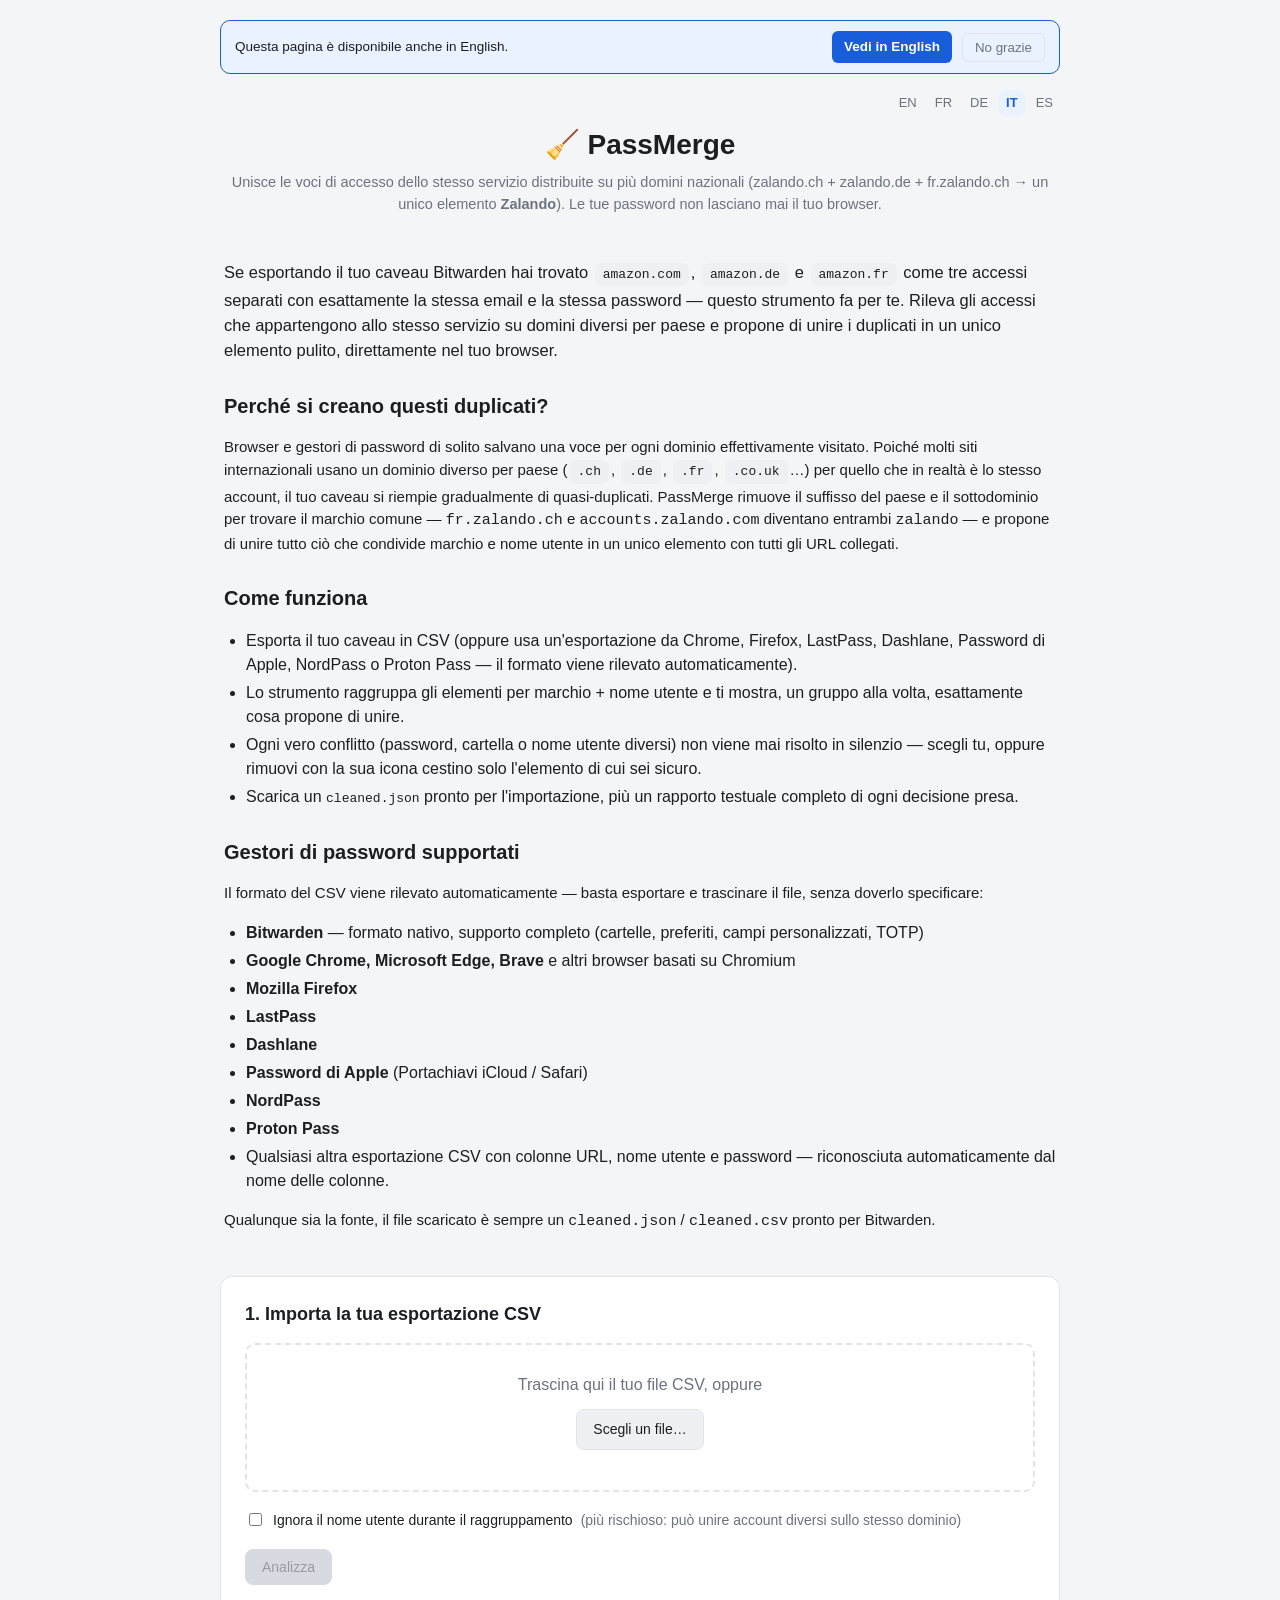
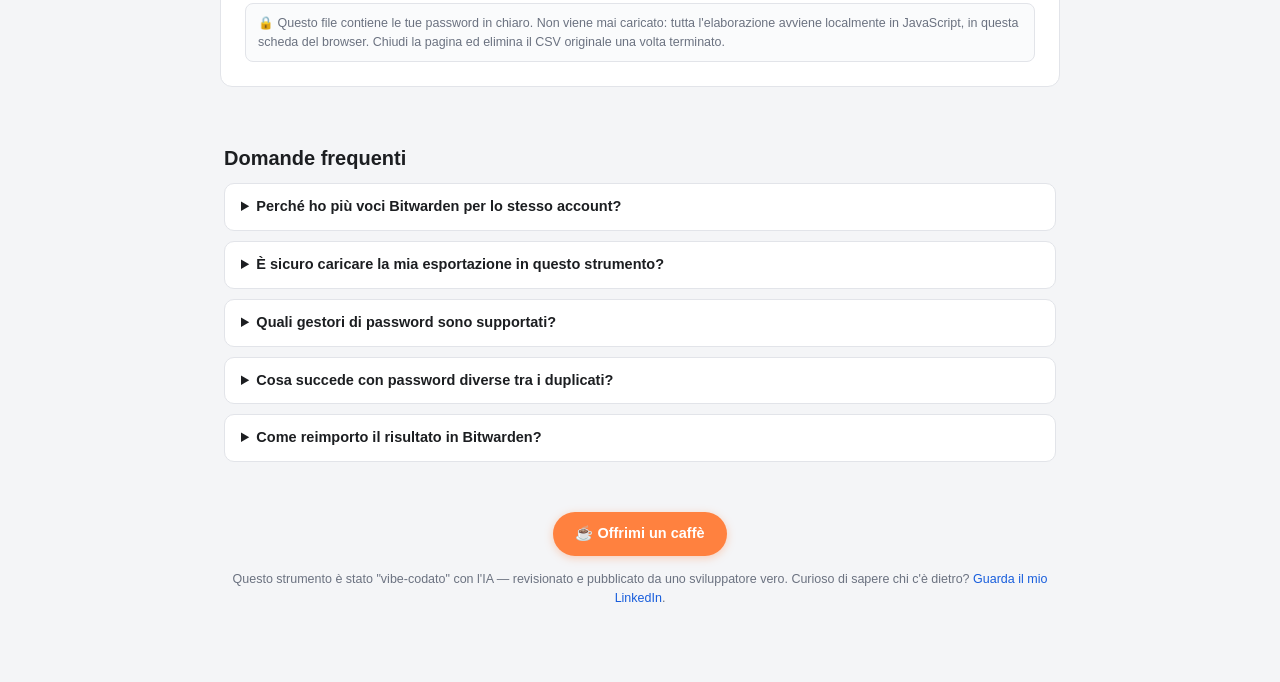
<file: it/index.html>
<!doctype html>
<html lang="it">
<head>
<!-- Google tag (gtag.js) -->
<script async src="https://www.googletagmanager.com/gtag/js?id=G-42LEBZWF1H"></script>
<script>
  window.dataLayer = window.dataLayer || [];
  function gtag(){dataLayer.push(arguments);}
  gtag('js', new Date());
  gtag('config', 'G-42LEBZWF1H');
</script>

<meta charset="utf-8">
<meta name="viewport" content="width=device-width, initial-scale=1">
<title>PassMerge — Unire le password Bitwarden duplicate</title>
<meta name="description" content="Strumento gratuito nel browser per unire le voci Bitwarden duplicate distribuite su più domini nazionali (zalando.ch, zalando.de, zalando.fr → un unico elemento Zalando). Nulla lascia mai il tuo browser. Legge anche le esportazioni di Chrome, Firefox, LastPass, Dashlane, NordPass e Proton Pass.">
<link rel="canonical" href="https://brignolij.github.io/passmerge/it/">
<link rel="alternate" hreflang="en" href="https://brignolij.github.io/passmerge/">
<link rel="alternate" hreflang="fr" href="https://brignolij.github.io/passmerge/fr/">
<link rel="alternate" hreflang="de" href="https://brignolij.github.io/passmerge/de/">
<link rel="alternate" hreflang="it" href="https://brignolij.github.io/passmerge/it/">
<link rel="alternate" hreflang="es" href="https://brignolij.github.io/passmerge/es/">
<link rel="alternate" hreflang="x-default" href="https://brignolij.github.io/passmerge/">
<link rel="stylesheet" href="../assets/style.css">
<script type="application/ld+json">
{
  "@context": "https://schema.org",
  "@type": "SoftwareApplication",
  "name": "PassMerge",
  "applicationCategory": "SecurityApplication",
  "operatingSystem": "Qualsiasi (funziona nel browser)",
  "description": "Strumento gratuito che unisce le voci di password Bitwarden duplicate sui domini nazionali dello stesso servizio in un unico elemento, interamente lato browser.",
  "offers": { "@type": "Offer", "price": "0", "priceCurrency": "EUR" },
  "url": "https://brignolij.github.io/passmerge/it/"
}
</script>
<script type="application/ld+json">
{
  "@context": "https://schema.org",
  "@type": "FAQPage",
  "mainEntity": [
    {
      "@type": "Question",
      "name": "Perché ho più voci Bitwarden per lo stesso account?",
      "acceptedAnswer": { "@type": "Answer", "text": "Il salvataggio automatico delle password crea spesso una voce Bitwarden per ogni dominio visitato — lo stesso account su zalando.ch, zalando.de e fr.zalando.ch finisce quindi in tre voci separate invece di una, pur essendo lo stesso nome utente e la stessa password. PassMerge rileva il marchio comune dietro questi domini e li unisce in un unico elemento con tutti gli URL collegati." }
    },
    {
      "@type": "Question",
      "name": "È sicuro caricare la mia esportazione di password in questo strumento?",
      "acceptedAnswer": { "@type": "Answer", "text": "Il tuo file CSV in s\u00e9 non viene mai caricato da nessuna parte \u2014 viene letto ed elaborato interamente come JavaScript nella tua scheda del browser, e i file finali vengono generati localmente. Il sito usa Google Analytics in modo rispettoso della privacy per contare le visite; questo vede solo quali pagine visiti, mai il tuo file o il suo contenuto." }
    },
    {
      "@type": "Question",
      "name": "Quali esportazioni di altri gestori di password sono supportate?",
      "acceptedAnswer": { "@type": "Answer", "text": "L'esportazione CSV nativa di Bitwarden è supportata. Lo strumento rileva e legge automaticamente anche le esportazioni di Chrome, Edge, Brave, Firefox, LastPass, Dashlane, Password di Apple, NordPass e Proton Pass — l'output è sempre pronto per l'importazione in Bitwarden." }
    },
    {
      "@type": "Question",
      "name": "Cosa succede se le voci duplicate hanno password diverse?",
      "acceptedAnswer": { "@type": "Answer", "text": "Nulla viene mai scartato in silenzio. Se una password è diversa tra gli elementi da unire, ti viene chiesto quale mantenere — l'altra variante viene comunque scritta nelle note dell'elemento unito e segnalata nel rapporto." }
    },
    {
      "@type": "Question",
      "name": "Come reimporto il risultato in Bitwarden?",
      "acceptedAnswer": { "@type": "Answer", "text": "Scarica cleaned.json e importalo: Caveau web Bitwarden → Impostazioni → Importa/esporta dati → formato .json (Bitwarden). Prova prima in un caveau vuoto se non sei sicuro." }
    }
  ]
}
</script>
</head>
<body>
<div class="wrap">
  <div class="langbar">
    <a href="/passmerge/">EN</a>
    <a href="/passmerge/fr/">FR</a>
    <a href="/passmerge/de/">DE</a>
    <a href="/passmerge/it/" class="active">IT</a>
    <a href="/passmerge/es/">ES</a>
  </div>

  <header>
    <h1>🧹 PassMerge</h1>
    <p class="sub">Unisce le voci di accesso dello stesso servizio distribuite su più domini nazionali (zalando.ch + zalando.de + fr.zalando.ch → un unico elemento <b>Zalando</b>). Le tue password non lasciano mai il tuo browser.</p>
  </header>

  <section class="hero">
    <p class="lead">Se esportando il tuo caveau Bitwarden hai trovato <span class="example-chip">amazon.com</span>, <span class="example-chip">amazon.de</span> e <span class="example-chip">amazon.fr</span> come tre accessi separati con esattamente la stessa email e la stessa password — questo strumento fa per te. Rileva gli accessi che appartengono allo stesso servizio su domini diversi per paese e propone di unire i duplicati in un unico elemento pulito, direttamente nel tuo browser.</p>

    <h2>Perché si creano questi duplicati?</h2>
    <p>Browser e gestori di password di solito salvano una voce per ogni dominio effettivamente visitato. Poiché molti siti internazionali usano un dominio diverso per paese (<span class="example-chip">.ch</span>, <span class="example-chip">.de</span>, <span class="example-chip">.fr</span>, <span class="example-chip">.co.uk</span>…) per quello che in realtà è lo stesso account, il tuo caveau si riempie gradualmente di quasi-duplicati. PassMerge rimuove il suffisso del paese e il sottodominio per trovare il marchio comune — <code>fr.zalando.ch</code> e <code>accounts.zalando.com</code> diventano entrambi <code>zalando</code> — e propone di unire tutto ciò che condivide marchio e nome utente in un unico elemento con tutti gli URL collegati.</p>

    <h2>Come funziona</h2>
    <ul>
      <li>Esporta il tuo caveau in CSV (oppure usa un'esportazione da Chrome, Firefox, LastPass, Dashlane, Password di Apple, NordPass o Proton Pass — il formato viene rilevato automaticamente).</li>
      <li>Lo strumento raggruppa gli elementi per marchio + nome utente e ti mostra, un gruppo alla volta, esattamente cosa propone di unire.</li>
      <li>Ogni vero conflitto (password, cartella o nome utente diversi) non viene mai risolto in silenzio — scegli tu, oppure rimuovi con la sua icona cestino solo l'elemento di cui sei sicuro.</li>
      <li>Scarica un <code>cleaned.json</code> pronto per l'importazione, più un rapporto testuale completo di ogni decisione presa.</li>
    </ul>

    <h2>Gestori di password supportati</h2>
    <p>Il formato del CSV viene rilevato automaticamente — basta esportare e trascinare il file, senza doverlo specificare:</p>
    <ul>
      <li><b>Bitwarden</b> — formato nativo, supporto completo (cartelle, preferiti, campi personalizzati, TOTP)</li>
      <li><b>Google Chrome, Microsoft Edge, Brave</b> e altri browser basati su Chromium</li>
      <li><b>Mozilla Firefox</b></li>
      <li><b>LastPass</b></li>
      <li><b>Dashlane</b></li>
      <li><b>Password di Apple</b> (Portachiavi iCloud / Safari)</li>
      <li><b>NordPass</b></li>
      <li><b>Proton Pass</b></li>
      <li>Qualsiasi altra esportazione CSV con colonne URL, nome utente e password — riconosciuta automaticamente dal nome delle colonne.</li>
    </ul>
    <p>Qualunque sia la fonte, il file scaricato è sempre un <code>cleaned.json</code> / <code>cleaned.csv</code> pronto per Bitwarden.</p>
  </section>

  <section id="step-upload" class="card">
    <h2>1. Importa la tua esportazione CSV</h2>
    <div id="dropzone" class="dropzone">
      <p>Trascina qui il tuo file CSV, oppure</p>
      <label class="btn" for="fileInput">Scegli un file…</label>
      <input type="file" id="fileInput" accept=".csv,text/csv" hidden>
      <p id="fileName" class="filename"></p>
    </div>
    <div class="options">
      <label><input type="checkbox" id="optIgnoreUsername"> Ignora il nome utente durante il raggruppamento <span style="color:var(--muted)">(più rischioso: può unire account diversi sullo stesso dominio)</span></label>
    </div>
    <button id="btnAnalyze" class="btn primary" disabled>Analizza</button>
    <p class="privacy">🔒 Questo file contiene le tue password in chiaro. Non viene mai caricato: tutta l'elaborazione avviene localmente in JavaScript, in questa scheda del browser. Chiudi la pagina ed elimina il CSV originale una volta terminato.</p>
  </section>

  <section id="step-review" class="card" hidden>
    <h2>2. Rivedi le fusioni, una alla volta</h2>
    <div id="summary"></div>
    <div id="wizard"></div>
    <div id="autoList" class="autolist"></div>
  </section>

  <section id="step-download" class="card" hidden>
    <h2>3. Scarica</h2>
    <p id="dlStatus"></p>
    <div class="downloads">
      <a id="dlJson" class="btn primary" download="cleaned.json">⬇️ cleaned.json <span style="opacity:.85">(da importare in Bitwarden)</span></a>
      <a id="dlCsv" class="btn" download="cleaned.csv">⬇️ cleaned.csv</a>
      <a id="dlReport" class="btn" download="report.txt">⬇️ report.txt</a>
    </div>
    <p class="privacy">Il file si aggiorna automaticamente a ogni passaggio della revisione qui sopra — puoi scaricarlo in qualsiasi momento, anche prima di aver finito (ciò che non è ancora stato rivisto mantiene la scelta predefinita sicura). Consigliato: importa <code>cleaned.json</code> (Caveau web Bitwarden → Impostazioni → Importa/esporta dati → formato <b>.json (Bitwarden)</b>). Il CSV può mantenere solo un URL per elemento unito; gli altri sono elencati nelle note.</p>
    <button id="btnReset" class="btn">🔄 Ricomincia</button>
  </section>

  <section class="hero faq">
    <h2>Domande frequenti</h2>
    <details>
      <summary>Perché ho più voci Bitwarden per lo stesso account?</summary>
      <p>Il salvataggio automatico crea spesso una voce per dominio visitato — lo stesso account su <code>zalando.ch</code>, <code>zalando.de</code> e <code>fr.zalando.ch</code> finisce in tre voci separate. PassMerge rileva il marchio comune e le unisce in un unico elemento con tutti gli URL collegati.</p>
    </details>
    <details>
      <summary>È sicuro caricare la mia esportazione in questo strumento?</summary>
      <p>Il tuo file CSV in sé non viene mai caricato da nessuna parte — viene letto ed elaborato interamente come JavaScript nella tua scheda, e i file vengono generati localmente. Il sito usa Google Analytics in modo rispettoso della privacy per contare le visite; questo vede solo quali pagine visiti, mai il tuo file o il suo contenuto.</p>
    </details>
    <details>
      <summary>Quali gestori di password sono supportati?</summary>
      <p>L'esportazione CSV nativa di Bitwarden. Lo strumento rileva anche Chrome, Edge, Brave, Firefox, LastPass, Dashlane, Password di Apple, NordPass e Proton Pass — l'output è sempre pronto per Bitwarden.</p>
    </details>
    <details>
      <summary>Cosa succede con password diverse tra i duplicati?</summary>
      <p>Nulla viene mai scartato in silenzio. Ti viene chiesto quale mantenere — l'altra variante viene comunque annotata e segnalata nel rapporto.</p>
    </details>
    <details>
      <summary>Come reimporto il risultato in Bitwarden?</summary>
      <p>Scarica <code>cleaned.json</code>: Caveau web Bitwarden → Impostazioni → Importa/esporta dati → formato <b>.json (Bitwarden)</b>. Prova prima in un caveau vuoto se non sei sicuro.</p>
    </details>
  </section>

  <footer>
    <a class="coffee-banner" href="https://ko-fi.com/jeffreybrignoli" target="_blank" rel="noopener">☕ Offrimi un caffè</a>
    <p class="attribution">Questo strumento è stato "vibe-codato" con l'IA — revisionato e pubblicato da uno sviluppatore vero. Curioso di sapere chi c'è dietro? <a href="https://www.linkedin.com/in/jeffrey-brignoli/" target="_blank" rel="noopener">Guarda il mio LinkedIn</a>.</p>
  </footer>
</div>

<script src="../assets/i18n.js"></script>
<script src="../assets/app.js"></script>
</body>
</html>
</file>
<file: assets/style.css>
:root {
  --bg: #f4f5f7;
  --card: #ffffff;
  --border: #e2e4e9;
  --text: #1c1e21;
  --muted: #6b7280;
  --primary: #175ddc;
  --primary-hover: #1149ad;
  --danger: #c0392b;
  --danger-bg: #fdecea;
  --warn: #b8860b;
  --warn-bg: #fff8e1;
  --ok: #1e8e3e;
  --ok-bg: #e9f7ef;
  --coffee: #ff813f;
  --coffee-hover: #e86d2e;
  --mono: ui-monospace, SFMono-Regular, Menlo, Consolas, monospace;
}
* { box-sizing: border-box; }
html { scroll-behavior: smooth; }
body {
  margin: 0;
  background: var(--bg);
  color: var(--text);
  font-family: -apple-system, BlinkMacSystemFont, "Segoe UI", Helvetica, Arial, sans-serif;
  line-height: 1.5;
}
.wrap { max-width: 880px; margin: 0 auto; padding: 20px 20px 80px; }

/* Language switcher */
.langbar { display: flex; justify-content: flex-end; gap: 4px; font-size: 13px; margin-bottom: 8px; flex-wrap: wrap; }
.langbar a { color: var(--muted); text-decoration: none; padding: 3px 7px; border-radius: 6px; }
.langbar a:hover { background: #eef0f3; color: var(--text); }
.langbar a.active { color: var(--primary); font-weight: 700; background: #eaf1ff; }

header { text-align: center; margin-bottom: 20px; }
header h1 { margin: 0 0 6px; font-size: 28px; }
header .sub { color: var(--muted); margin: 0; font-size: 14.5px; }

/* Hero / SEO content */
.hero { padding: 8px 4px 28px; }
.hero h2 { font-size: 20px; margin: 28px 0 10px; }
.hero p { color: var(--text); font-size: 15px; }
.hero .lead { font-size: 16.5px; color: var(--text); }
.hero ul { padding-left: 22px; }
.hero li { margin: 4px 0; }
.example-chip {
  display: inline-block; background: #eef0f3; border-radius: 6px; padding: 2px 8px;
  font-family: var(--mono); font-size: 13px; margin: 2px 2px;
}
.faq { margin-top: 8px; }
.faq details {
  border: 1px solid var(--border); border-radius: 10px; padding: 12px 16px; margin-bottom: 10px; background: var(--card);
}
.faq summary { cursor: pointer; font-weight: 600; font-size: 14.5px; }
.faq p { margin: 10px 0 0; color: var(--text); font-size: 14.5px; }

.card {
  background: var(--card);
  border: 1px solid var(--border);
  border-radius: 12px;
  padding: 24px;
  margin-bottom: 20px;
}
.card h2 { margin-top: 0; font-size: 18px; }
.dropzone {
  border: 2px dashed var(--border);
  border-radius: 10px;
  padding: 28px;
  text-align: center;
  transition: border-color .15s, background .15s;
}
.dropzone.drag { border-color: var(--primary); background: #f0f5ff; }
.dropzone p { margin: 0 0 12px; color: var(--muted); }
.filename { margin-top: 12px !important; color: var(--text) !important; font-weight: 600; }
.formatnote { font-size: 12.5px; color: var(--muted) !important; margin-top: 4px !important; font-weight: 400 !important; }
.btn {
  display: inline-block;
  background: #eef0f3;
  color: var(--text);
  border: 1px solid var(--border);
  padding: 9px 16px;
  border-radius: 8px;
  font-size: 14px;
  cursor: pointer;
  text-decoration: none;
}
.btn:hover { background: #e4e6ea; }
.btn.primary { background: var(--primary); border-color: var(--primary); color: #fff; }
.btn.primary:hover { background: var(--primary-hover); }
.btn.primary:disabled, .btn:disabled { background: #d7dae0; border-color: #d7dae0; color: #979ba3; cursor: not-allowed; }
.btn.danger { background: var(--danger); border-color: var(--danger); color: #fff; }
.options { margin: 18px 0; font-size: 14px; }
.options label { display: flex; gap: 8px; align-items: flex-start; color: var(--text); }
.privacy {
  margin: 18px 0 0; font-size: 12.5px; color: var(--muted);
  background: #fafbfc; border: 1px solid var(--border); border-radius: 8px; padding: 10px 12px;
}
#summary { font-size: 14.5px; margin-bottom: 18px; }
#summary b { color: var(--primary); }

.progress { font-size: 12.5px; color: var(--muted); font-weight: 600; text-transform: uppercase; letter-spacing: .03em; margin-bottom: 10px; }

.group-card {
  border: 1px solid var(--border);
  border-radius: 10px;
  padding: 16px 18px;
  margin-bottom: 16px;
  background: #fcfcfd;
}
.group-card h3 { margin: 0 0 10px; font-size: 15.5px; }
.row-hint { font-size: 12.5px; color: var(--muted); margin: -2px 0 10px; }
.group-card table { width: 100%; border-collapse: collapse; font-size: 13px; margin-bottom: 14px; }
.group-card th, .group-card td {
  text-align: left; padding: 5px 8px; border-bottom: 1px solid var(--border);
  max-width: 220px; overflow-wrap: anywhere;
}
.group-card th { color: var(--muted); font-weight: 600; font-size: 12px; text-transform: uppercase; letter-spacing: .02em; }
.group-card code { font-family: var(--mono); background: #f0f1f3; padding: 1px 5px; border-radius: 4px; font-size: 12.5px; }
.row-delete-btn {
  background: none; border: 1px solid transparent; cursor: pointer; font-size: 15px;
  line-height: 1; padding: 4px 6px; border-radius: 6px;
}
.row-delete-btn:hover { background: var(--danger-bg); border-color: var(--danger); }
tr.row-removed td { text-decoration: line-through; opacity: .45; }
tr.row-removed .row-delete-btn { background: var(--ok-bg); }

.choice-row { margin-bottom: 12px; }
.choice-row > label { display: block; font-size: 13.5px; font-weight: 600; margin-bottom: 8px; }
.choice-buttons { display: flex; gap: 8px; flex-wrap: wrap; }
.choice-btn {
  padding: 9px 14px; border-radius: 8px; border: 1.5px solid var(--border);
  background: #fff; font-size: 13.5px; cursor: pointer; font-weight: 600; color: var(--text);
}
.choice-btn:hover { border-color: var(--primary); }
.choice-btn.active { border-color: var(--primary); background: #eaf1ff; color: var(--primary); }
.choice-btn.active[data-action="delete"] { border-color: var(--danger); background: var(--danger-bg); color: var(--danger); }
.choice-btn.active[data-action="keep"] { border-color: var(--ok); background: var(--ok-bg); color: var(--ok); }

.field-conflict {
  border: 1px solid var(--warn); background: var(--warn-bg);
  border-radius: 8px; padding: 10px 14px; margin-bottom: 10px;
}
.field-conflict legend { font-size: 13px; font-weight: 600; color: var(--warn); padding: 0 4px; }
.radio-option { display: flex; align-items: center; gap: 8px; font-size: 13.5px; margin: 4px 0; }
.radio-option .src { color: var(--muted); font-size: 12px; }
.custom-value { padding: 4px 7px; border: 1px solid var(--border); border-radius: 6px; font-size: 13px; flex: 1; min-width: 120px; }
.delete-warning { color: var(--danger); font-size: 13px; margin-bottom: 10px; }
.keep-note { color: var(--muted); font-size: 13px; margin-bottom: 10px; }
.autolist { font-size: 13.5px; color: var(--muted); margin-bottom: 16px; }
.autolist details summary { cursor: pointer; }
.autolist li { margin: 3px 0; }
.downloads { display: flex; gap: 10px; flex-wrap: wrap; margin: 14px 0; }
.badge { display: inline-block; font-size: 11px; font-weight: 700; padding: 2px 7px; border-radius: 999px; margin-left: 6px; }
.badge.warn { background: var(--warn-bg); color: var(--warn); }
.badge.ok { background: var(--ok-bg); color: var(--ok); }
[hidden] { display: none !important; }
#dlStatus { font-size: 13.5px; margin-bottom: 4px; color: var(--muted); }
.nav-row { display: flex; justify-content: space-between; align-items: center; margin-top: 4px; }
.done-msg { text-align: center; padding: 20px; color: var(--ok); font-weight: 600; font-size: 15px; }

.lang-banner {
  display: flex; align-items: center; gap: 10px; flex-wrap: wrap;
  background: #eaf1ff; border: 1px solid var(--primary); border-radius: 10px;
  padding: 10px 14px; margin-bottom: 16px; font-size: 13.5px;
}
.lang-banner span { flex: 1; min-width: 160px; color: var(--text); }
.lang-banner-btn { background: var(--primary); color: #fff; border-radius: 6px; padding: 6px 12px; text-decoration: none; font-weight: 600; white-space: nowrap; }
.lang-banner-btn:hover { background: var(--primary-hover); }
.lang-banner-dismiss { background: none; border: 1px solid var(--border); border-radius: 6px; padding: 6px 12px; cursor: pointer; color: var(--muted); white-space: nowrap; }

/* Footer: donation banner + attribution */
footer { margin-top: 12px; text-align: center; }
.coffee-banner {
  display: inline-flex; align-items: center; gap: 8px;
  background: var(--coffee); color: #fff; text-decoration: none;
  padding: 11px 22px; border-radius: 999px; font-weight: 700; font-size: 14.5px;
  box-shadow: 0 2px 8px rgba(255,129,63,.35);
}
.coffee-banner:hover { background: var(--coffee-hover); }
.attribution { color: var(--muted); font-size: 12.5px; margin: 14px 0 0; }
.attribution a { color: var(--primary); text-decoration: none; }
.attribution a:hover { text-decoration: underline; }

@media (max-width: 480px) {
  .wrap { padding: 16px 16px 60px; }
  header h1 { font-size: 24px; }
}
</file>
